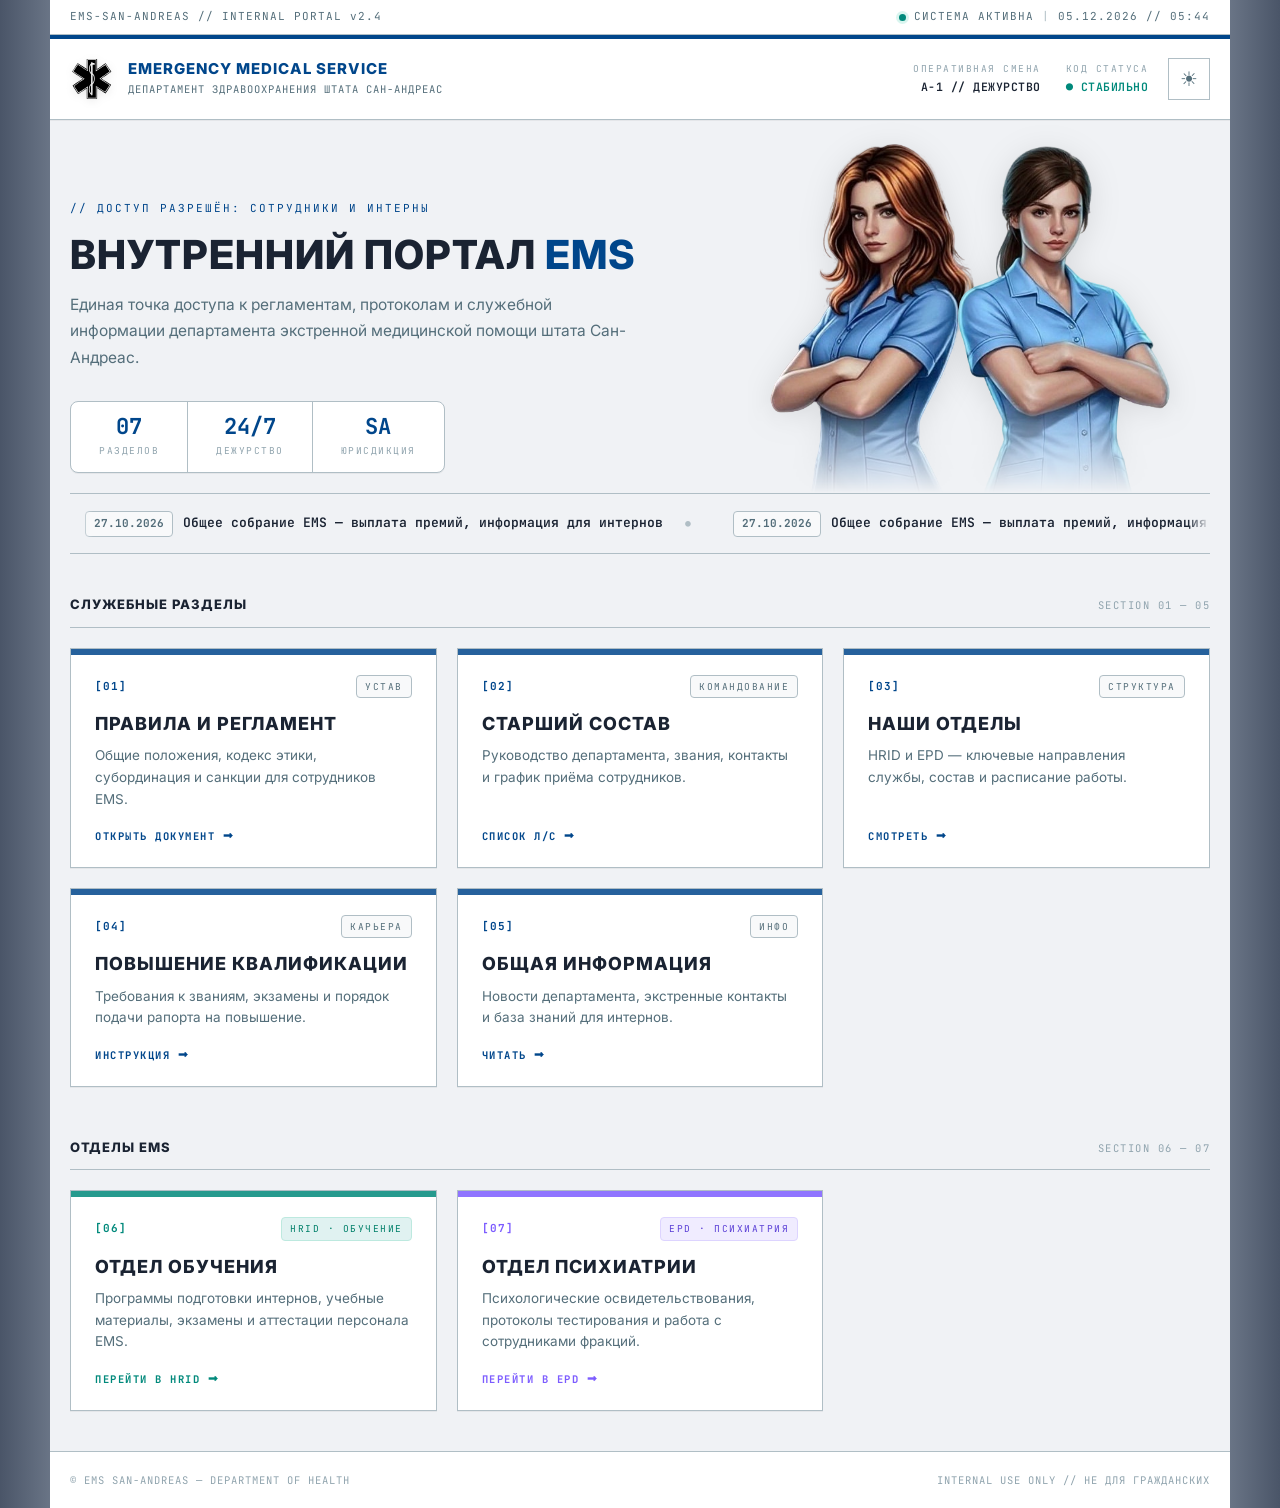
<file: index.html>
<!DOCTYPE html>
<html lang="ru">

<head>
  <meta charset="UTF-8">
  <meta name="viewport" content="width=device-width, initial-scale=1.0">
  <title>EMS | Internal Portal — San Andreas</title>
  <link rel="icon" type="image/svg+xml" href="assets/favicon.svg">
  <link rel="stylesheet" href="css/base.css">
  <link rel="stylesheet" href="css/portal.css">
  <link rel="stylesheet" href="css/themes.css">
  <style>
    html {
      transition: none;
    }
  </style>
  <script src="js/theme-init.js"></script>
</head>

<body class="theme-light">

  <!-- ===== TOP BAR ===== -->
  <div class="topbar">
    <div class="topbar-inner">
      <span class="topbar-left">EMS-SAN-ANDREAS // INTERNAL PORTAL v2.4</span>
      <span class="topbar-right">
        <span class="status-dot"></span> СИСТЕМА АКТИВНА
        <span class="topbar-divider">|</span>
        <span id="topbar-date">—</span>
      </span>
    </div>
  </div>

  <!-- ===== HEADER ===== -->
  <header class="ems-header">
    <div class="ems-header-inner">
      <a href="index.html" class="brand">
        <img src="assets/logo-star.svg" alt="EMS" class="ems-logo">
        <div class="ems-header-text">
          <span class="ems-title">EMERGENCY MEDICAL SERVICE</span>
          <span class="ems-subtitle">Департамент здравоохранения штата Сан-Андреас</span>
        </div>
      </a>

      <div class="header-meta">
        <div class="meta-item">
          <span class="meta-label">ОПЕРАТИВНАЯ СМЕНА</span>
          <span class="meta-value">A-1 // ДЕЖУРСТВО</span>
        </div>
        <div class="meta-item">
          <span class="meta-label">КОД СТАТУСА</span>
          <span class="meta-value green">● СТАБИЛЬНО</span>
        </div>
      </div>

      <button id="themeToggle" class="theme-toggle" title="Переключить тему" aria-label="Переключить тему">
        <span class="theme-icon-light">☀</span>
        <span class="theme-icon-dark">☾</span>
      </button>
    </div>
  </header>

  <main class="ems-content">
            <!-- ===== HERO ===== -->
    <section class="hero">
      
      <!-- Контейнер для всех персонажей -->
      <div class="hero-characters">
        <!-- ЛЕВЫЙ ПЕРСОНАЖ (Главврач - на будущее) -->
        <div class="character-slot character-left">
          <div class="char-image-wrapper">
            <img src="assets/GlavVrachEMS-no-bgCUT.png" alt="Главный врач (День)" class="char-img char-light">
            <img src="assets/GlavVrachNight-no-bgCUT.png" alt="Главный врач (Ночь)" class="char-img char-dark">
          </div>
        </div>
        
        <!-- ПРАВЫЙ ПЕРСОНАЖ (Зам главврача) -->
        <div class="character-slot character-right">
          <div class="char-image-wrapper">
            <img src="assets/SkailyEMS-no-bgCUT.png" alt="Зам главного врача (День)" class="char-img char-light">
            <img src="assets/SkilyNight-no-bgCUT.png" alt="Зам главного врача (Ночь)" class="char-img char-dark">
          </div>
        </div>
      </div>

      <!-- Твой существующий текст (БЕЗ ОБЕРТОК) -->
      <div class="hero-label">// ДОСТУП РАЗРЕШЁН: СОТРУДНИКИ И ИНТЕРНЫ</div>
      <h1>Внутренний портал <span class="accent">EMS</span></h1>
      <p class="hero-desc">
        Единая точка доступа к регламентам, протоколам и служебной информации
        департамента экстренной медицинской помощи штата Сан-Андреас.
      </p>
      
      <div class="hero-stats">
        <div class="stat"><span class="stat-num">07</span><span class="stat-lbl">РАЗДЕЛОВ</span></div>
        <div class="stat"><span class="stat-num">24/7</span><span class="stat-lbl">ДЕЖУРСТВО</span></div>
        <div class="stat"><span class="stat-num">SA</span><span class="stat-lbl">ЮРИСДИКЦИЯ</span></div>
      </div>
    </section>

    <!-- БЛОК 0: БЕГУЩАЯ СТРОКА НОВОСТЕЙ -->
    <section class="grid-section news-section">
      <div class="news-ticker-row">
        <div class="news-ticker-wrapper">
          <div class="news-ticker" id="newsTicker">
            <span class="ticker-title" style="padding: 0 20px;">Загрузка новостей...</span>
          </div>
        </div>
      </div>
    </section>

    <!-- БЛОК 1: СЛУЖЕБНЫЕ РАЗДЕЛЫ -->
    <section class="grid-section">
      <div class="section-head">
        <h2>СЛУЖЕБНЫЕ РАЗДЕЛЫ</h2>
        <span class="section-index">SECTION 01 — 05</span>
      </div>
      <div class="portal-grid">
        <a href="pages/rules.html" class="portal-card">
          <div class="card-top"><span class="card-code">[01]</span><span class="card-tag">УСТАВ</span></div>
          <h3 class="card-title">Правила и Регламент</h3>
          <p class="card-desc">Общие положения, кодекс этики, субординация и санкции для сотрудников EMS.</p>
          <span class="card-link">ОТКРЫТЬ ДОКУМЕНТ ⮕</span>
        </a>
        <a href="pages/high-command.html" class="portal-card">
          <div class="card-top"><span class="card-code">[02]</span><span class="card-tag">КОМАНДОВАНИЕ</span></div>
          <h3 class="card-title">Старший состав</h3>
          <p class="card-desc">Руководство департамента, звания, контакты и график приёма сотрудников.</p>
          <span class="card-link">СПИСОК Л/С ⮕</span>
        </a>
        <a href="pages/departments.html" class="portal-card">
          <div class="card-top"><span class="card-code">[03]</span><span class="card-tag">СТРУКТУРА</span></div>
          <h3 class="card-title">Наши отделы</h3>
          <p class="card-desc">HRID и EPD — ключевые направления службы, состав и расписание работы.</p>
          <span class="card-link">СМОТРЕТЬ ⮕</span>
        </a>
        <a href="pages/promotion.html" class="portal-card">
          <div class="card-top"><span class="card-code">[04]</span><span class="card-tag">КАРЬЕРА</span></div>
          <h3 class="card-title">Повышение квалификации</h3>
          <p class="card-desc">Требования к званиям, экзамены и порядок подачи рапорта на повышение.</p>
          <span class="card-link">ИНСТРУКЦИЯ ⮕</span>
        </a>
        <a href="pages/general-info.html" class="portal-card">
          <div class="card-top"><span class="card-code">[05]</span><span class="card-tag">ИНФО</span></div>
          <h3 class="card-title">Общая информация</h3>
          <p class="card-desc">Новости департамента, экстренные контакты и база знаний для интернов.</p>
          <span class="card-link">ЧИТАТЬ ⮕</span>
        </a>
      </div>
    </section>

    <!-- БЛОК 2: ОТДЕЛЫ EMS -->
    <section class="grid-section" style="margin-top: 50px;">
      <div class="section-head">
        <h2>ОТДЕЛЫ EMS</h2>
        <span class="section-index">SECTION 06 — 07</span>
      </div>
      <div class="portal-grid">
        <a href="#" class="portal-card card-training" data-dept="hrid">
          <div class="card-top"><span class="card-code">[06]</span><span class="card-tag">HRID · ОБУЧЕНИЕ</span></div>
          <h3 class="card-title">Отдел обучения</h3>
          <p class="card-desc">Программы подготовки интернов, учебные материалы, экзамены и аттестации персонала EMS.
          </p>
          <span class="card-link">ПЕРЕЙТИ В HRID ⮕</span>
        </a>
        <a href="#" class="portal-card card-psych" data-dept="epd">
          <div class="card-top"><span class="card-code">[07]</span><span class="card-tag">EPD · ПСИХИАТРИЯ</span></div>
          <h3 class="card-title">Отдел психиатрии</h3>
          <p class="card-desc">Психологические освидетельствования, протоколы тестирования и работа с сотрудниками
            фракций.</p>
          <span class="card-link">ПЕРЕЙТИ В EPD ⮕</span>
        </a>
      </div>
    </section>
  </main>

  <footer class="ems-footer">
    <div class="footer-inner">
      <span>© EMS SAN-ANDREAS — DEPARTMENT OF HEALTH</span>
      <span>INTERNAL USE ONLY // НЕ ДЛЯ ГРАЖДАНСКИХ</span>
    </div>
  </footer>

  <!-- ACCESS MODAL -->
  <div id="accessModal" class="modal-overlay" style="display: none;">
    <div class="modal-content">
      <h2 id="accessTitle">ЗАПРОС ДОСТУПА</h2>
      <p class="modal-subtitle" id="accessSubtitle">Введите код доступа для продолжения.</p>
      <label for="accessInput" class="modal-label">КОД ДОСТУПА</label>
      <input type="password" id="accessInput" class="modal-input" placeholder="••••••••" autocomplete="off">
      <div id="accessError" class="modal-error" style="display:none;">❌ Неверный код доступа</div>
      <div class="modal-actions">
        <button class="modal-btn-primary" id="accessConfirm">ПОДТВЕРДИТЬ</button>
        <button class="modal-btn-secondary" id="accessCancel">ОТМЕНА</button>
      </div>
    </div>
  </div>

  <!-- SCRIPTS -->
  <script src="js/news-data.js"></script>
  <script src="js/ticker.js"></script>
  <script src="js/access-modal.js"></script>
  <script src="js/theme.js"></script>
  <script>
    // Дата в топбаре
    (function () {
      const el = document.getElementById('topbar-date');
      if (el) {
        const d = new Date();
        const p = n => String(n).padStart(2, '0');
        el.textContent = `${p(d.getDate())}.${p(d.getMonth() + 1)}.${d.getFullYear()} // ${p(d.getHours())}:${p(d.getMinutes())}`;
      }
    })();
  </script>
</body>

</html>
</file>
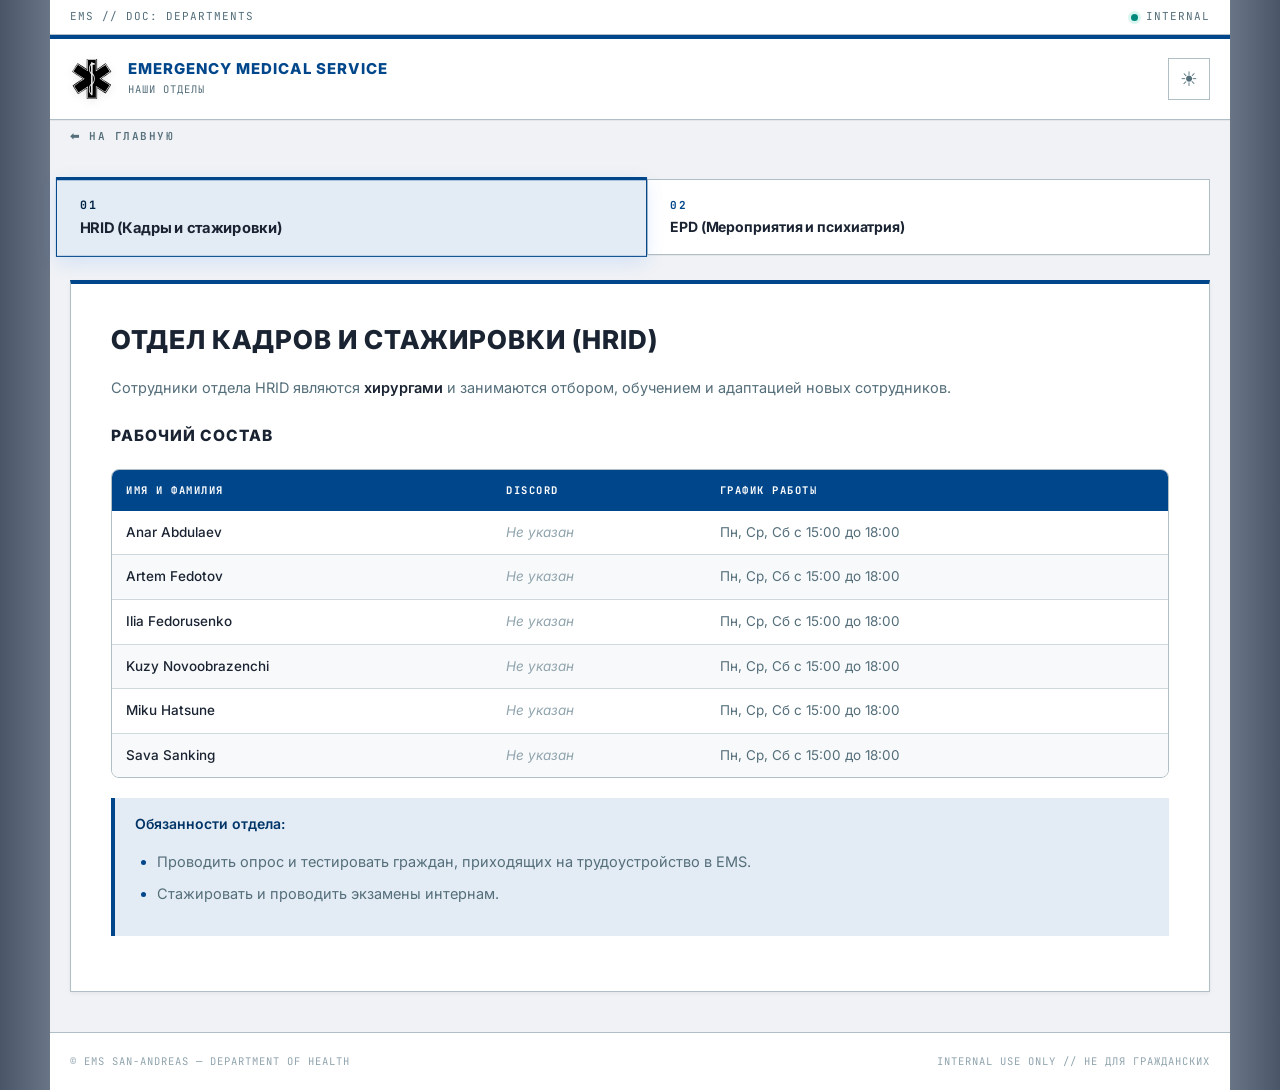
<file: pages/departments.html>
<!DOCTYPE html>
<html lang="ru">

<head>
  <meta charset="UTF-8">
  <meta name="viewport" content="width=device-width, initial-scale=1.0">
  <title>EMS | Наши отделы</title>
  <link rel="icon" type="image/svg+xml" href="../assets/favicon.svg">
  <link rel="stylesheet" href="../css/base.css">
  <link rel="stylesheet" href="../css/portal.css">
  <link rel="stylesheet" href="../css/themes.css">
  <style>
    html {
      transition: none;
    }
  </style>
  <script src="../js/theme-init.js"></script>
</head>

<body class="theme-light">

  <div class="topbar">
    <div class="topbar-inner">
      <span class="topbar-left">EMS // DOC: DEPARTMENTS</span>
      <span class="topbar-right"><span class="status-dot"></span> INTERNAL</span>
    </div>
  </div>

  <header class="ems-header">
    <div class="ems-header-inner">
      <a href="../index.html" class="brand">
        <img src="../assets/logo-star.svg" alt="EMS" class="ems-logo">
        <div class="ems-header-text">
          <span class="ems-title">EMERGENCY MEDICAL SERVICE</span>
          <span class="ems-subtitle">Наши отделы</span>
        </div>
      </a>
      <button id="themeToggle" class="theme-toggle" title="Переключить тему" aria-label="Переключить тему">
        <span class="theme-icon-light">☀</span>
        <span class="theme-icon-dark">☾</span>
      </button>
    </div>
  </header>

  <main class="ems-content">
    <a href="../index.html" class="back-link">⬅ НА ГЛАВНУЮ</a>

    <div class="doc-tabs" role="tablist" style="margin-bottom: 25px;">
      <button class="doc-tab active" data-tab="hrid" role="tab" onclick="switchDeptTab('hrid')">
        <span class="tab-code">01</span>
        <span class="tab-label">HRID (Кадры и стажировки)</span>
      </button>
      <button class="doc-tab" data-tab="epd" role="tab" onclick="switchDeptTab('epd')">
        <span class="tab-code">02</span>
        <span class="tab-label">EPD (Мероприятия и психиатрия)</span>
      </button>
    </div>

    <div class="page-content">
      <!-- HRID -->
      <div class="doc-pane active" id="pane-hrid">
        <h1>Отдел кадров и стажировки (HRID)</h1>
        <p>Сотрудники отдела HRID являются <strong>хирургами</strong> и занимаются отбором, обучением и адаптацией новых
          сотрудников.</p>
        <h3>Рабочий состав</h3>
        <div class="table-wrapper">
          <table>
            <thead>
              <tr>
                <th>Имя и Фамилия</th>
                <th>Discord</th>
                <th>График работы</th>
              </tr>
            </thead>
            <tbody>
              <tr>
                <td>Anar Abdulaev</td>
                <td><span style="color: var(--text-faint); font-style: italic;">Не указан</span></td>
                <td>Пн, Ср, Сб с 15:00 до 18:00</td>
              </tr>
              <tr>
                <td>Artem Fedotov</td>
                <td><span style="color: var(--text-faint); font-style: italic;">Не указан</span></td>
                <td>Пн, Ср, Сб с 15:00 до 18:00</td>
              </tr>
              <tr>
                <td>Ilia Fedorusenko</td>
                <td><span style="color: var(--text-faint); font-style: italic;">Не указан</span></td>
                <td>Пн, Ср, Сб с 15:00 до 18:00</td>
              </tr>
              <tr>
                <td>Kuzy Novoobrazenchi</td>
                <td><span style="color: var(--text-faint); font-style: italic;">Не указан</span></td>
                <td>Пн, Ср, Сб с 15:00 до 18:00</td>
              </tr>
              <tr>
                <td>Miku Hatsune</td>
                <td><span style="color: var(--text-faint); font-style: italic;">Не указан</span></td>
                <td>Пн, Ср, Сб с 15:00 до 18:00</td>
              </tr>
              <tr>
                <td>Sava Sanking</td>
                <td><span style="color: var(--text-faint); font-style: italic;">Не указан</span></td>
                <td>Пн, Ср, Сб с 15:00 до 18:00</td>
              </tr>
            </tbody>
          </table>
        </div>

        <div class="info-box" style="margin-top: 20px;">
          <strong>Обязанности отдела:</strong>
          <ul>
            <li>Проводить опрос и тестировать граждан, приходящих на трудоустройство в EMS.</li>
            <li>Стажировать и проводить экзамены интернам.</li>
          </ul>
        </div>
      </div>

      <!-- EPD -->
      <div class="doc-pane" id="pane-epd" style="display: none;">
        <h1>Отдел мероприятий и психиатрии (EPD)</h1>
        <p>Сотрудники отдела EPD являются <strong>психиатрами</strong> и отвечают за психологическую помощь,
          тестирование сотрудников других фракций и организацию мероприятий.</p>
        <h3>Рабочий состав</h3>
        <table>
          <thead>
            <tr>
              <th>Имя и Фамилия</th>
              <th>Discord</th>
              <th>График работы</th>
            </tr>
          </thead>
          <tbody>
            <tr>
              <td>Nikits Lancerov</td>
              <td><span style="color: var(--text-faint); font-style: italic;">Не указан</span></td>
              <td>Вт, Чт, Пт с 19:00 до 22:00.<br>Вс с 17:00 до 20:00</td>
            </tr>
            <tr>
              <td>Oleg Moon</td>
              <td><span style="color: var(--text-faint); font-style: italic;">Не указан</span></td>
              <td>Вт, Чт, Пт с 19:00 до 22:00.<br>Вс с 17:00 до 20:00</td>
            </tr>
            <tr>
              <td>Pomius Djoplin</td>
              <td><span style="color: var(--text-faint); font-style: italic;">Не указан</span></td>
              <td>Вт, Чт, Пт с 18:00 до 22:00.<br>Вс с 14:00 до 19:00</td>
            </tr>
            <tr>
              <td>Vladimir Dubrovsky</td>
              <td><span style="color: var(--text-faint); font-style: italic;">Не указан</span></td>
              <td>Вт, Чт, Пт с 16:00 до 22:00.<br>Вс с 12:00 до 17:00</td>
            </tr>
          </tbody>
        </table>
        <div class="info-box" style="margin-top: 20px;">
          <strong>Обязанности отдела:</strong>
          <ul>
            <li>Проводить психиатрическое тестирование фракций.</li>
            <li>Проводить мероприятия.</li>
          </ul>
        </div>
      </div>
    </div>
  </main>

  <footer class="ems-footer">
    <div class="footer-inner">
      <span>© EMS SAN-ANDREAS — DEPARTMENT OF HEALTH</span>
      <span>INTERNAL USE ONLY // НЕ ДЛЯ ГРАЖДАНСКИХ</span>
    </div>
  </footer>

  <div id="toast" class="toast">✅ Скопировано!</div>
  <script src="../js/copy-nick.js"></script>
  <script src="../js/dept-tabs.js"></script>
  <script src="../js/theme.js"></script>
</body>

</html>
</file>
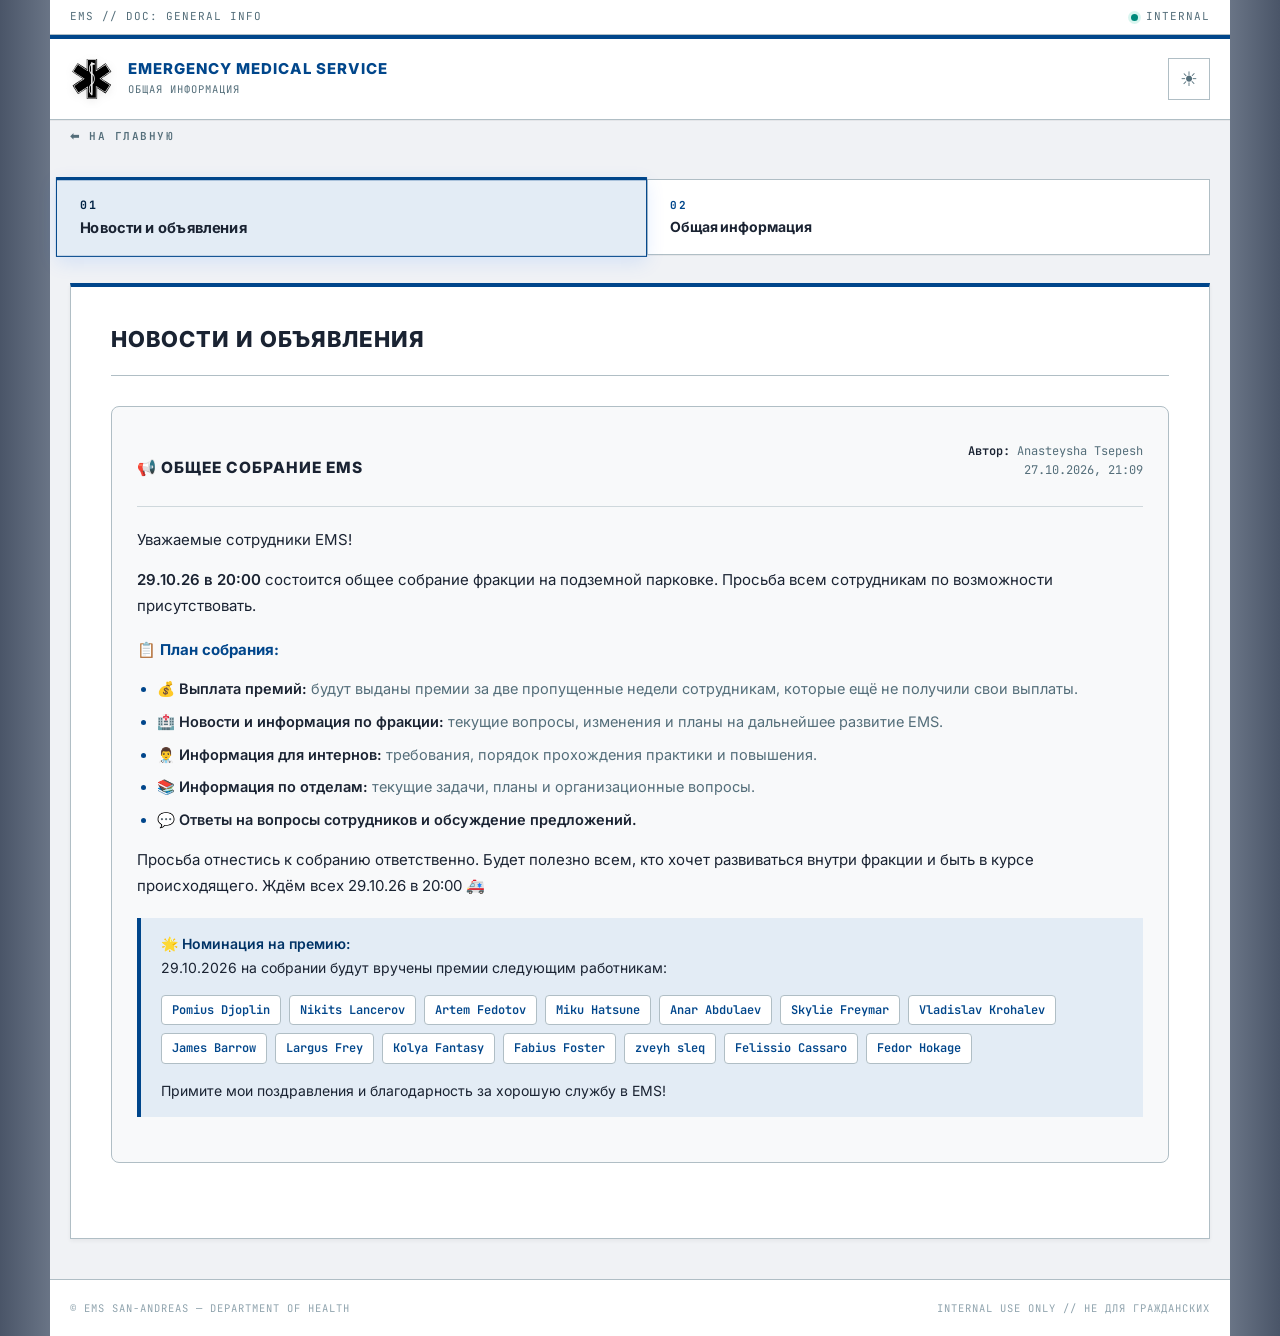
<file: pages/general-info.html>
<!DOCTYPE html>
<html lang="ru">

<head>
  <meta charset="UTF-8">
  <meta name="viewport" content="width=device-width, initial-scale=1.0">
  <title>EMS | Общая информация</title>
  <link rel="icon" type="image/svg+xml" href="../assets/favicon.svg">
  <link rel="stylesheet" href="../css/base.css">
  <link rel="stylesheet" href="../css/portal.css">
  <link rel="stylesheet" href="../css/themes.css">
  <style>
    html {
      transition: none;
    }

    /* Стили для картинок в разделе информации */
    .info-image {
      width: 100%;
      height: auto;
      border-radius: 8px;
      border: 1px solid var(--border);
      box-shadow: var(--shadow-md);
      margin-bottom: 20px;
      margin-top: 10px;
      display: block;
    }

    .image-caption {
      font-size: 13px;
      color: var(--text-dim);
      text-align: center;
      margin-top: -10px;
      margin-bottom: 25px;
      font-family: var(--mono);
    }
  </style>
  <script src="../js/theme-init.js"></script>
</head>

<body class="theme-light">

  <div class="topbar">
    <div class="topbar-inner">
      <span class="topbar-left">EMS // DOC: GENERAL INFO</span>
      <span class="topbar-right"><span class="status-dot"></span> INTERNAL</span>
    </div>
  </div>

  <header class="ems-header">
    <div class="ems-header-inner">
      <a href="../index.html" class="brand">
        <img src="../assets/logo-star.svg" alt="EMS" class="ems-logo">
        <div class="ems-header-text">
          <span class="ems-title">EMERGENCY MEDICAL SERVICE</span>
          <span class="ems-subtitle">Общая информация</span>
        </div>
      </a>
      <button id="themeToggle" class="theme-toggle" title="Переключить тему" aria-label="Переключить тему">
        <span class="theme-icon-light">☀</span>
        <span class="theme-icon-dark">☾</span>
      </button>
    </div>
  </header>

  <main class="ems-content">
    <a href="../index.html" class="back-link">⬅ НА ГЛАВНУЮ</a>

    <!-- ===== TABS ===== -->
    <div class="doc-tabs" role="tablist">
      <button class="doc-tab active" data-tab="news" role="tab">
        <span class="tab-code">01</span>
        <span class="tab-label">Новости и объявления</span>
      </button>
      <button class="doc-tab" data-tab="info" role="tab">
        <span class="tab-code">02</span>
        <span class="tab-label">Общая информация</span>
      </button>
    </div>

    <!-- ============================================================
         TAB 1: НОВОСТИ
         ============================================================ -->
    <div class="doc-pane active" id="pane-news">
      <div class="page-content">
        <h1>Новости и объявления</h1>

        <div id="news-feed-container" class="news-feed">
          <div class="empty-news">Загрузка новостей...</div>
        </div>
      </div>
    </div>

    <!-- ============================================================
         TAB 2: ОБЩАЯ ИНФОРМАЦИЯ
         ============================================================ -->
    <div class="doc-pane" id="pane-info" style="display: none;">
      <div class="page-content">
        <h1>Общая информация</h1>

        <h2>01 - О департаменте</h2>
        <p>Emergency Medical Service (EMS) - государственная структура, обеспечивающая медицинскую помощь гражданам
          штата, проведение освидетельствований и психологическую поддержку сотрудников других фракций.</p>

        <h2>02 - Обозначения формы</h2>
        <p>Сотрудники EMS делятся на основной и руководящий составы. Обратите внимание на отличия в форме:</p>

        <!-- ПЕРВАЯ КАРТИНКА (Форма) -->
        <img src="../assets/form.jpg" alt="Форма сотрудников EMS" class="info-image">
        <div class="image-caption">Основной состав (слева) и Руководящий состав (справа)</div>

        <h2>03 - Постановка сотрудников на парковке</h2>
        <p>Во время собраний сотрудники занимают строго определённые места на подземной парковке:</p>
        <ul>
          <li><strong>Старшие сотрудники</strong> встают вдоль жёлтых столбов.</li>
          <li><strong>Остальные сотрудники</strong> (парамедики, интерны и т.д.) встают вдоль стены, согласно
            изображению.</li>
        </ul>

        <!-- ВТОРАЯ КАРТИНКА (Парковка) -->
        <img src="../assets/parking.jpg" alt="Постановка сотрудников на парковке" class="info-image">
        <div class="image-caption">Схема расстановки на подземной парковке</div>
      </div>
    </div>

  </main>

  <footer class="ems-footer">
    <div class="footer-inner">
      <span>© EMS SAN-ANDREAS — DEPARTMENT OF HEALTH</span>
      <span>INTERNAL USE ONLY // НЕ ДЛЯ ГРАЖДАНСКИХ</span>
    </div>
  </footer>

  <!-- Подключаем базу новостей -->
  <script src="../js/news-data.js"></script>

  <!-- Скрипт генерации карточек новостей и переключения вкладок -->
  <script>
    // 1. Генерация новостей
    document.addEventListener('DOMContentLoaded', () => {
      const container = document.getElementById('news-feed-container');
      if (!container) return;

      container.innerHTML = '';

      if (!NEWS_DATA || NEWS_DATA.length === 0) {
        container.innerHTML = '<div class="empty-news">Пока нет новостей</div>';
        return;
      }

      const sortedNews = [...NEWS_DATA].reverse();

      sortedNews.forEach(news => {
        const post = document.createElement('div');
        post.className = 'news-post';
        post.id = news.id;
        post.innerHTML = `
          <div class="news-post-header">
            <h3 class="news-post-title">${news.title}</h3>
            <div class="news-post-meta">
              <strong>Автор:</strong> ${news.author}<br>
              ${news.date}, ${news.time}
            </div>
          </div>
          <div class="news-post-content">
            ${news.content}
          </div>
        `;
        container.appendChild(post);
      });
    });

    // 2. Переключение вкладок
    (function () {
      const tabs = document.querySelectorAll('.doc-tab');
      const panes = document.querySelectorAll('.doc-pane');

      const DEFAULT_TAB = 'news';
      const STORAGE_KEY = 'ems_general_active_tab';
      const VALID_TABS = ['news', 'info'];

      function activateTab(name) {
        if (!VALID_TABS.includes(name)) name = DEFAULT_TAB;
        tabs.forEach(t => t.classList.toggle('active', t.dataset.tab === name));
        panes.forEach(p => {
          const isActive = p.id === 'pane-' + name;
          p.style.display = isActive ? 'block' : 'none';
          p.classList.toggle('active', isActive);
        });
      }

      let savedTab = null;
      try { savedTab = localStorage.getItem(STORAGE_KEY); } catch (e) { savedTab = null; }

      const initialTab = (savedTab && VALID_TABS.includes(savedTab)) ? savedTab : DEFAULT_TAB;
      activateTab(initialTab);

      tabs.forEach(tab => {
        tab.addEventListener('click', () => {
          const name = tab.dataset.tab;
          activateTab(name);
          try { localStorage.setItem(STORAGE_KEY, name); } catch (e) { }
        });
      });
    })();
  </script>

  <script src="../js/theme.js"></script>
</body>

</html>
</file>
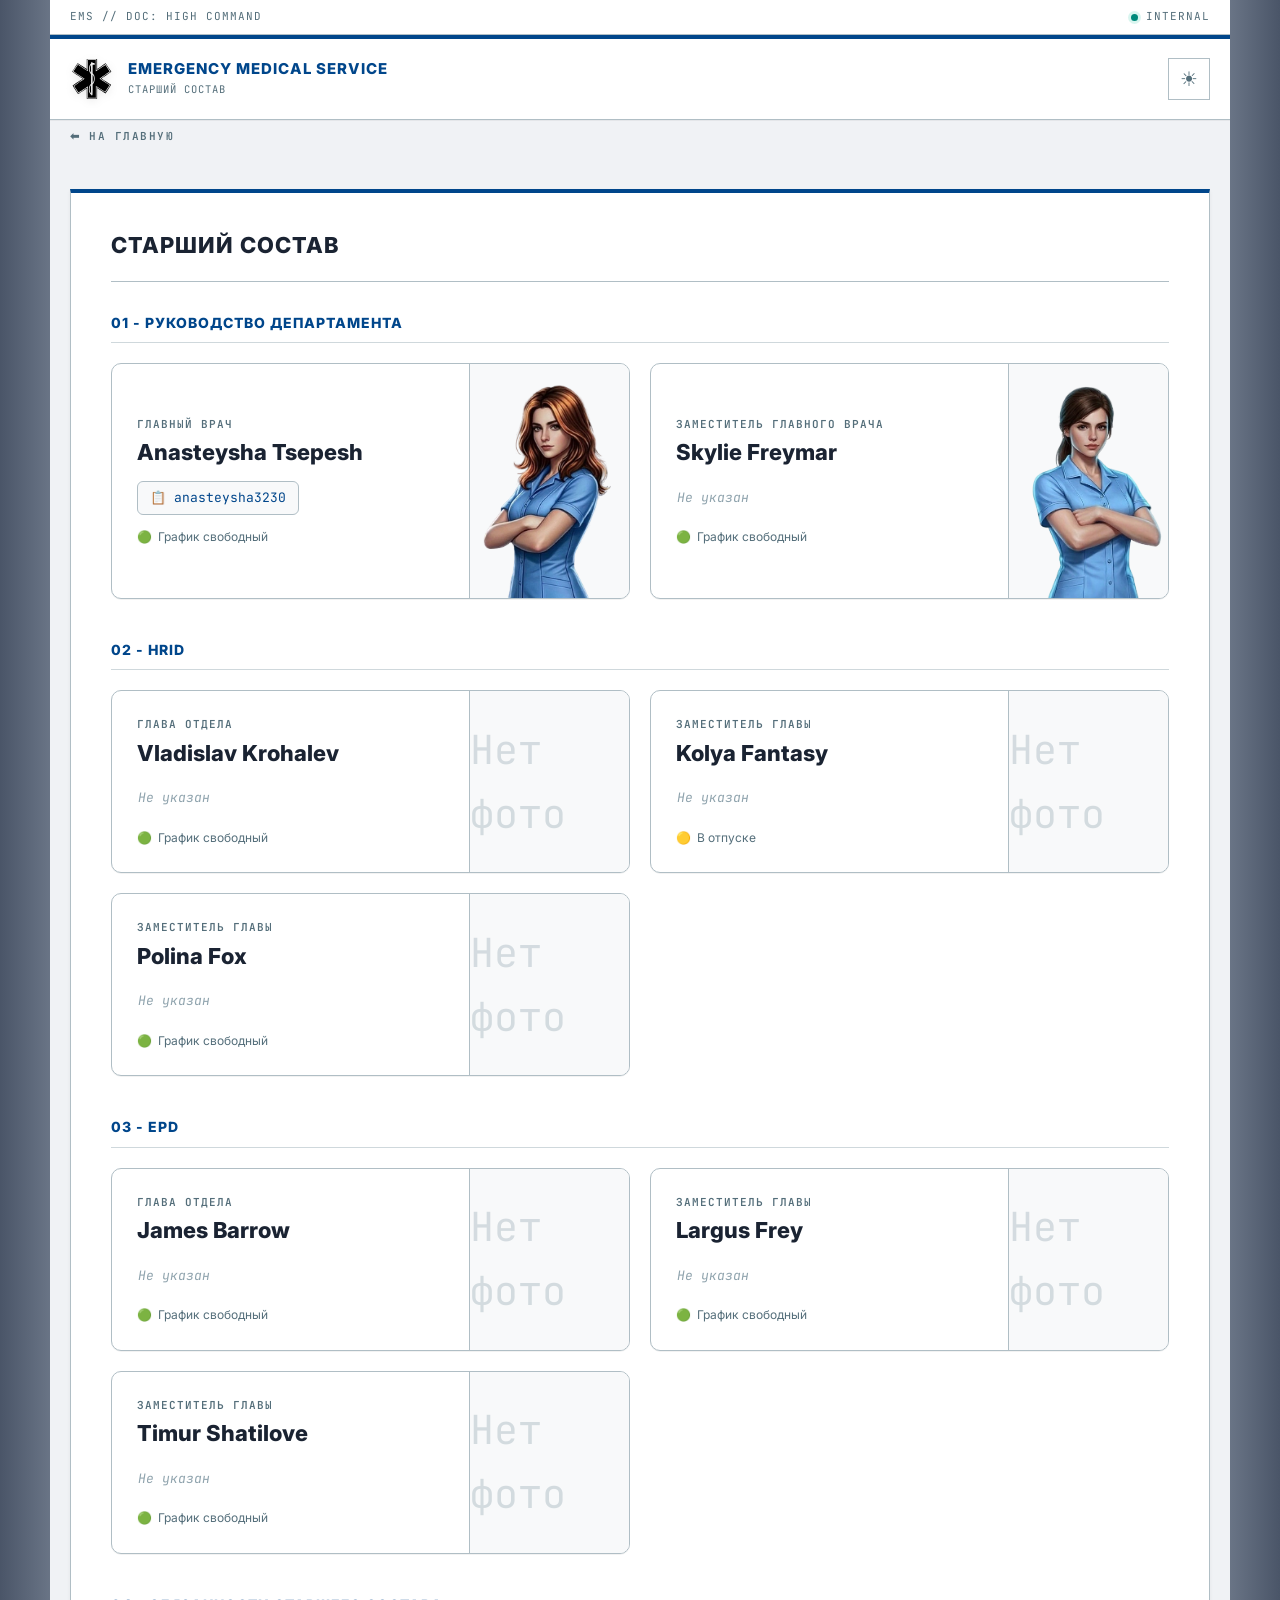
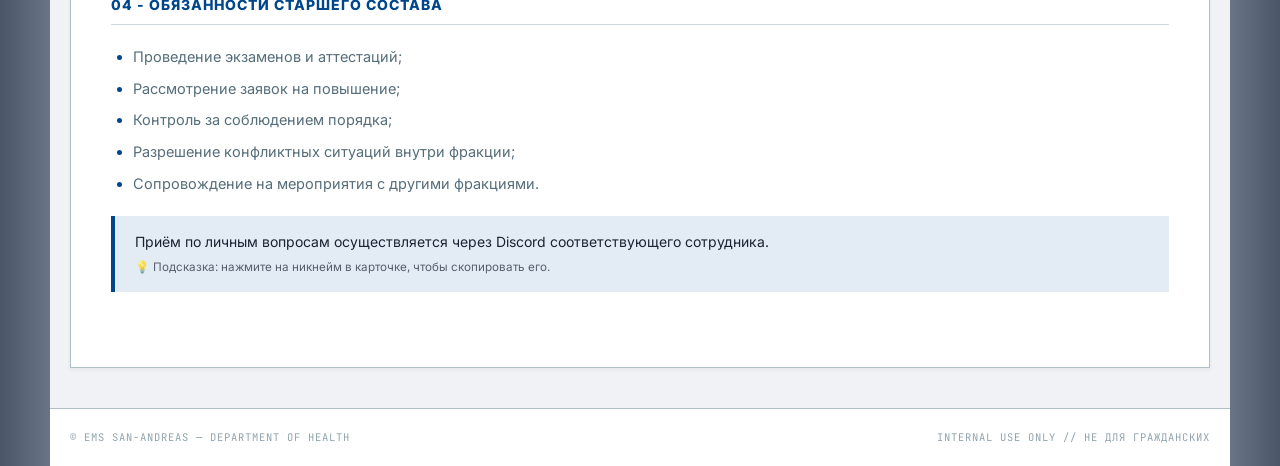
<file: pages/high-command.html>
<!DOCTYPE html>
<html lang="ru">

<head>
  <meta charset="UTF-8">
  <meta name="viewport" content="width=device-width, initial-scale=1.0">
  <title>EMS | Старший состав</title>
  <link rel="icon" type="image/svg+xml" href="../assets/favicon.svg">
  <link rel="stylesheet" href="../css/base.css">
  <link rel="stylesheet" href="../css/portal.css">
  <link rel="stylesheet" href="../css/themes.css">
  <link rel="stylesheet" href="../css/staff.css">
  <style>
    html { transition: none; }
  </style>
  <script src="../js/theme-init.js"></script>
</head>

<body class="theme-light">

  <div class="topbar">
    <div class="topbar-inner">
      <span class="topbar-left">EMS // DOC: HIGH COMMAND</span>
      <span class="topbar-right"><span class="status-dot"></span> INTERNAL</span>
    </div>
  </div>

  <header class="ems-header">
    <div class="ems-header-inner">
      <a href="../index.html" class="brand">
        <img src="../assets/logo-star.svg" alt="EMS" class="ems-logo">
        <div class="ems-header-text">
          <span class="ems-title">EMERGENCY MEDICAL SERVICE</span>
          <span class="ems-subtitle">Старший состав</span>
        </div>
      </a>
      <button id="themeToggle" class="theme-toggle" title="Переключить тему" aria-label="Переключить тему">
        <span class="theme-icon-light">☀</span>
        <span class="theme-icon-dark">☾</span>
      </button>
    </div>
  </header>

  <main class="ems-content">
    <a href="../index.html" class="back-link">⬅ НА ГЛАВНУЮ</a>
    <div class="page-content">
      <h1>Старший состав</h1>

      <!-- 01. РУКОВОДСТВО -->
      <div class="staff-section">
        <h2>01 - Руководство департамента</h2>
        <div class="staff-grid">

          <div class="staff-card">
            <div class="staff-info">
              <div class="staff-role">Главный врач</div>
              <div class="staff-name">Anasteysha Tsepesh</div>
              <div class="staff-discord copy-nick" data-nick="anasteysha3230">
                <span>📋</span> anasteysha3230
              </div>
              <div class="staff-schedule">
                <span>🟢</span> График свободный
              </div>
            </div>
            <div class="staff-photo">
              <div class="staff-photo-wrapper">
                <img src="../assets/GlavVrachEMS-no-bgCUT.png" alt="Anasteysha Tsepesh (День)" class="staff-img-light">
                <img src="../assets/GlavVrachNight-no-bgCUT.png" alt="Anasteysha Tsepesh (Ночь)" class="staff-img-dark">
              </div>
            </div>
          </div>

          <div class="staff-card">
            <div class="staff-info">
              <div class="staff-role">Заместитель главного врача</div>
              <div class="staff-name">Skylie Freymar</div>
              <div class="staff-discord no-discord">Не указан</div>
              <div class="staff-schedule">
                <span>🟢</span> График свободный
              </div>
            </div>
            <div class="staff-photo">
              <div class="staff-photo-wrapper">
                <img src="../assets/SkailyEMS-no-bgCUT.png" alt="Skylie Freymar (День)" class="staff-img-light">
                <img src="../assets/SkilyNight-no-bgCUT.png" alt="Skylie Freymar (Ночь)" class="staff-img-dark">
              </div>
            </div>
          </div>

        </div>
      </div>

      <!-- 02. HRID -->
      <div class="staff-section">
        <h2>02 - HRID</h2>
        <div class="staff-grid">

          <div class="staff-card">
            <div class="staff-info">
              <div class="staff-role">Глава отдела</div>
              <div class="staff-name">Vladislav Krohalev</div>
              <div class="staff-discord no-discord">Не указан</div>
              <div class="staff-schedule"><span>🟢</span> График свободный</div>
            </div>
            <div class="staff-photo">
              <div class="photo-placeholder">Нет фото</div>
            </div>
          </div>

          <div class="staff-card">
            <div class="staff-info">
              <div class="staff-role">Заместитель главы</div>
              <div class="staff-name">Kolya Fantasy</div>
              <div class="staff-discord no-discord">Не указан</div>
              <div class="staff-schedule"><span class="status-away">🟡</span> В отпуске</div>
            </div>
            <div class="staff-photo">
              <div class="photo-placeholder">Нет фото</div>
            </div>
          </div>

          <div class="staff-card">
            <div class="staff-info">
              <div class="staff-role">Заместитель главы</div>
              <div class="staff-name">Polina Fox</div>
              <div class="staff-discord no-discord">Не указан</div>
              <div class="staff-schedule"><span>🟢</span> График свободный</div>
            </div>
            <div class="staff-photo">
              <div class="photo-placeholder">Нет фото</div>
            </div>
          </div>

        </div>
      </div>

      <!-- 03. EPD -->
      <div class="staff-section">
        <h2>03 - EPD</h2>
        <div class="staff-grid">

          <div class="staff-card">
            <div class="staff-info">
              <div class="staff-role">Глава отдела</div>
              <div class="staff-name">James Barrow</div>
              <div class="staff-discord no-discord">Не указан</div>
              <div class="staff-schedule"><span>🟢</span> График свободный</div>
            </div>
            <div class="staff-photo">
              <div class="photo-placeholder">Нет фото</div>
            </div>
          </div>

          <div class="staff-card">
            <div class="staff-info">
              <div class="staff-role">Заместитель главы</div>
              <div class="staff-name">Largus Frey</div>
              <div class="staff-discord no-discord">Не указан</div>
              <div class="staff-schedule"><span>🟢</span> График свободный</div>
            </div>
            <div class="staff-photo">
              <div class="photo-placeholder">Нет фото</div>
            </div>
          </div>

          <div class="staff-card">
            <div class="staff-info">
              <div class="staff-role">Заместитель главы</div>
              <div class="staff-name">Timur Shatilove</div>
              <div class="staff-discord no-discord">Не указан</div>
              <div class="staff-schedule"><span>🟢</span> График свободный</div>
            </div>
            <div class="staff-photo">
              <div class="photo-placeholder">Нет фото</div>
            </div>
          </div>

        </div>
      </div>

      <!-- Обязанности -->
      <div class="staff-section">
        <h2>04 - Обязанности старшего состава</h2>
        <ul>
          <li>Проведение экзаменов и аттестаций;</li>
          <li>Рассмотрение заявок на повышение;</li>
          <li>Контроль за соблюдением порядка;</li>
          <li>Разрешение конфликтных ситуаций внутри фракции;</li>
          <li>Сопровождение на мероприятия с другими фракциями.</li>
        </ul>

        <div class="info-box">
          Приём по личным вопросам осуществляется через Discord соответствующего сотрудника. <br>
          <small style="opacity: 0.7;">💡 Подсказка: нажмите на никнейм в карточке, чтобы скопировать его.</small>
        </div>
      </div>

    </div>
  </main>

  <footer class="ems-footer">
    <div class="footer-inner">
      <span>© EMS SAN-ANDREAS — DEPARTMENT OF HEALTH</span>
      <span>INTERNAL USE ONLY // НЕ ДЛЯ ГРАЖДАНСКИХ</span>
    </div>
  </footer>

  <div id="toast" class="toast">✅ Никнейм скопирован!</div>
  <script src="../js/copy-nick.js"></script>
  <script src="../js/theme.js"></script>
</body>

</html>
</file>
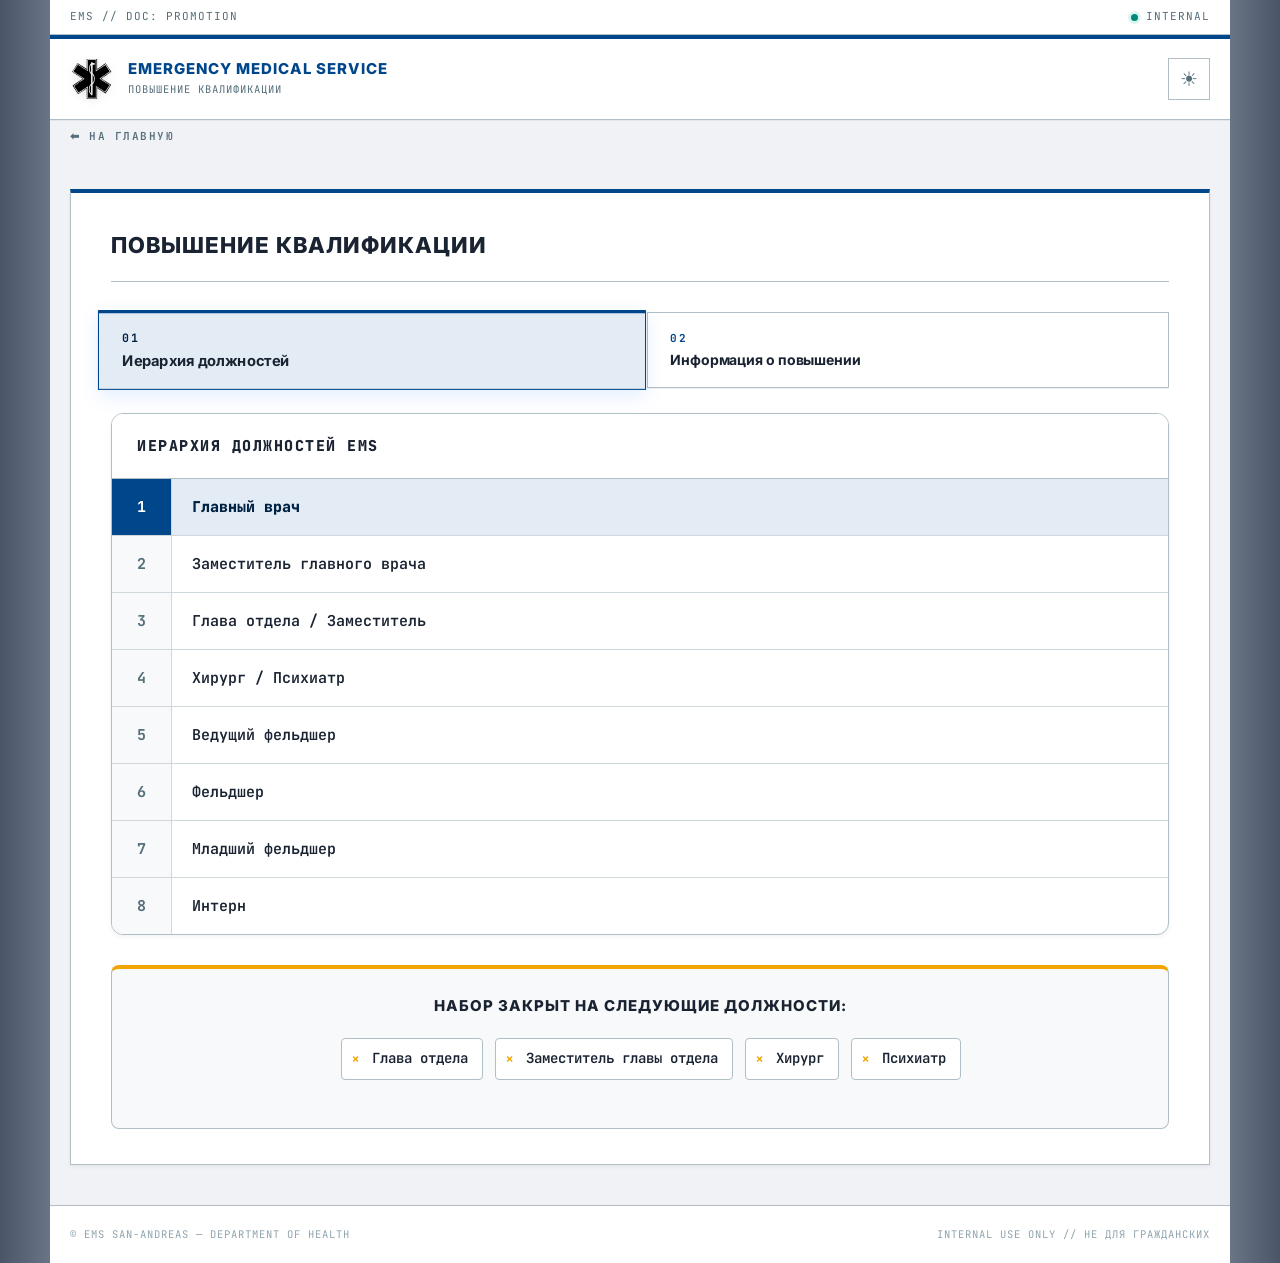
<file: pages/promotion.html>
<!DOCTYPE html>
<html lang="ru">

<head>
  <meta charset="UTF-8">
  <meta name="viewport" content="width=device-width, initial-scale=1.0">
  <title>EMS | Повышение квалификации</title>
  <link rel="icon" type="image/svg+xml" href="../assets/favicon.svg">
  <link rel="stylesheet" href="../css/base.css">
  <link rel="stylesheet" href="../css/portal.css">
  <link rel="stylesheet" href="../css/themes.css">
  <link rel="stylesheet" href="../css/promotion.css">

  <style>
    html {
      transition: none;
    }
  </style>
  <script src="../js/theme-init.js"></script>
</head>

<body class="theme-light">

  <div class="topbar">
    <div class="topbar-inner">
      <span class="topbar-left">EMS // DOC: PROMOTION</span>
      <span class="topbar-right"><span class="status-dot"></span> INTERNAL</span>
    </div>
  </div>

  <header class="ems-header">
    <div class="ems-header-inner">
      <a href="../index.html" class="brand">
        <img src="../assets/logo-star.svg" alt="EMS" class="ems-logo">
        <div class="ems-header-text">
          <span class="ems-title">EMERGENCY MEDICAL SERVICE</span>
          <span class="ems-subtitle">Повышение квалификации</span>
        </div>
      </a>
      <button id="themeToggle" class="theme-toggle" title="Переключить тему" aria-label="Переключить тему">
        <span class="theme-icon-light">☀</span>
        <span class="theme-icon-dark">☾</span>
      </button>
    </div>
  </header>

  <main class="ems-content">
    <a href="../index.html" class="back-link">⬅ НА ГЛАВНУЮ</a>

    <div class="page-content">
      <h1>Повышение квалификации</h1>

      <!-- Шаг 1: Выбор основного раздела -->
      <div class="doc-tabs" role="tablist" style="margin-bottom: 25px;" id="mainTabs">
        <button class="doc-tab active" data-tab="hierarchy" onclick="switchMainTab('hierarchy')">
          <span class="tab-code">01</span>
          <span class="tab-label">Иерархия должностей</span>
        </button>
        <button class="doc-tab" data-tab="promotion" onclick="switchMainTab('promotion')">
          <span class="tab-code">02</span>
          <span class="tab-label">Информация о повышении</span>
        </button>
      </div>

      <!-- Шаг 2: Контент (Иерархия) -->
      <div id="pane-hierarchy" class="doc-pane active">

        <div class="hierarchy-card">
          <div class="hierarchy-header">Иерархия должностей EMS</div>

          <div class="hierarchy-grid">
            <div class="hierarchy-row top-rank">
              <div class="hierarchy-col-rank">1</div>
              <div class="hierarchy-col-name">Главный врач</div>
            </div>
            <div class="hierarchy-row">
              <div class="hierarchy-col-rank">2</div>
              <div class="hierarchy-col-name">Заместитель главного врача</div>
            </div>
            <div class="hierarchy-row">
              <div class="hierarchy-col-rank">3</div>
              <div class="hierarchy-col-name">Глава отдела / Заместитель</div>
            </div>
            <div class="hierarchy-row">
              <div class="hierarchy-col-rank">4</div>
              <div class="hierarchy-col-name">Хирург / Психиатр</div>
            </div>
            <div class="hierarchy-row">
              <div class="hierarchy-col-rank">5</div>
              <div class="hierarchy-col-name">Ведущий фельдшер</div>
            </div>
            <div class="hierarchy-row">
              <div class="hierarchy-col-rank">6</div>
              <div class="hierarchy-col-name">Фельдшер</div>
            </div>
            <div class="hierarchy-row">
              <div class="hierarchy-col-rank">7</div>
              <div class="hierarchy-col-name">Младший фельдшер</div>
            </div>
            <div class="hierarchy-row">
              <div class="hierarchy-col-rank">8</div>
              <div class="hierarchy-col-name">Интерн</div>
            </div>
          </div>
        </div>

        <div class="no-recruit-box">
          <h3>Набор закрыт на следующие должности:</h3>
          <ul class="no-recruit-list">
            <li>Глава отдела</li>
            <li>Заместитель главы отдела</li>
            <li>Хирург</li>
            <li>Психиатр</li>
          </ul>
        </div>
      </div> <!-- ЗАКРЫВАЮЩИЙ ТЕГ ДЛЯ pane-hierarchy -->

      <!-- Шаг 2: Контент (Повышения) -->
      <div id="pane-promotion" class="doc-pane" style="display: none;">
        <p id="promoInstruction" style="margin-bottom: 15px; color: var(--text-dim);">Выберите текущую должность, чтобы
          узнать, как получить повышение:</p>

        <div class="promo-selector" id="promoList">
          <!-- Сюда JS вставит плитки -->
        </div>

        <!-- Блок с деталями (скрыт по умолчанию) -->
        <div id="promoDetails" class="promo-details-box">
          <button class="back-to-selection-btn" onclick="backToSelection()">⬅ Вернуться к выбору</button>
          <h3 id="promoDetailTitle" class="promo-detail-title"></h3>
          <div id="promoDetailContent"></div>
        </div>
      </div>

    </div>
  </main>

  <footer class="ems-footer">
    <div class="footer-inner">
      <span>© EMS SAN-ANDREAS — DEPARTMENT OF HEALTH</span>
      <span>INTERNAL USE ONLY // НЕ ДЛЯ ГРАЖДАНСКИХ</span>
    </div>
  </footer>

  <div id="toast" class="toast">✅ Скопировано!</div>

  <script src="../js/promotions-data.js"></script>
  <script src="../js/theme.js"></script>

  <script>
    // 1. Рендер списка плиток (БЕЗ ИКОНОК)
    document.addEventListener('DOMContentLoaded', () => {
      const container = document.getElementById('promoList');
      if (!container) return;

      PROMOTIONS.forEach(promo => {
        const btn = document.createElement('button');
        btn.className = 'promo-select-btn';
        btn.dataset.id = promo.id;
        btn.innerHTML = `
          <div class="promo-title">${promo.title}</div>
          <div class="promo-desc">${promo.subtitle || 'Нажмите, чтобы узнать подробности'}</div>
        `;
        btn.onclick = () => showPromotion(promo.id);
        container.appendChild(btn);
      });
    });

    // 2. Показ деталей повышения
    function showPromotion(id) {
      const promo = PROMOTIONS.find(p => p.id === id);
      if (!promo) return;

      document.getElementById('promoList').classList.add('hidden');
      document.getElementById('promoInstruction').style.display = 'none';

      const details = document.getElementById('promoDetails');
      const title = document.getElementById('promoDetailTitle');
      const content = document.getElementById('promoDetailContent');

      title.innerHTML = promo.title;
      if (promo.subtitle) {
        title.innerHTML += `<div class="promo-detail-subtitle">${promo.subtitle}</div>`;
      }

      content.innerHTML = promo.content;

      details.classList.add('active');
      window.scrollTo({ top: 0, behavior: 'smooth' });
    }

    // 3. Возврат к выбору
    function backToSelection() {
      document.getElementById('promoDetails').classList.remove('active');
      document.getElementById('promoList').classList.remove('hidden');
      document.getElementById('promoInstruction').style.display = 'block';
    }

    // 4. Переключение главных вкладок
    function switchMainTab(tabName) {
      document.querySelectorAll('#mainTabs .doc-tab').forEach(t => {
        t.classList.toggle('active', t.dataset.tab === tabName);
      });

      document.getElementById('pane-hierarchy').style.display = tabName === 'hierarchy' ? 'block' : 'none';
      document.getElementById('pane-promotion').style.display = tabName === 'promotion' ? 'block' : 'none';

      if (tabName === 'hierarchy') {
        backToSelection();
      }
    }

    // 5. Копирование шаблонов
    function copyTemplate(elementId) {
      const template = document.getElementById(elementId);
      if (!template) return;

      const textToCopy = template.innerText;
      navigator.clipboard.writeText(textToCopy).then(() => {
        showToast('✅ Скопировано!');
      }).catch(() => {
        const ta = document.createElement('textarea');
        ta.value = textToCopy;
        document.body.appendChild(ta);
        ta.select();
        document.execCommand('copy');
        document.body.removeChild(ta);
        showToast('✅ Скопировано!');
      });
    }

    function showToast(message) {
      const toast = document.getElementById('toast');
      toast.textContent = message;
      toast.classList.add('show');
      setTimeout(() => toast.classList.remove('show'), 2000);
    }
  </script>

</body>

</html>
</file>
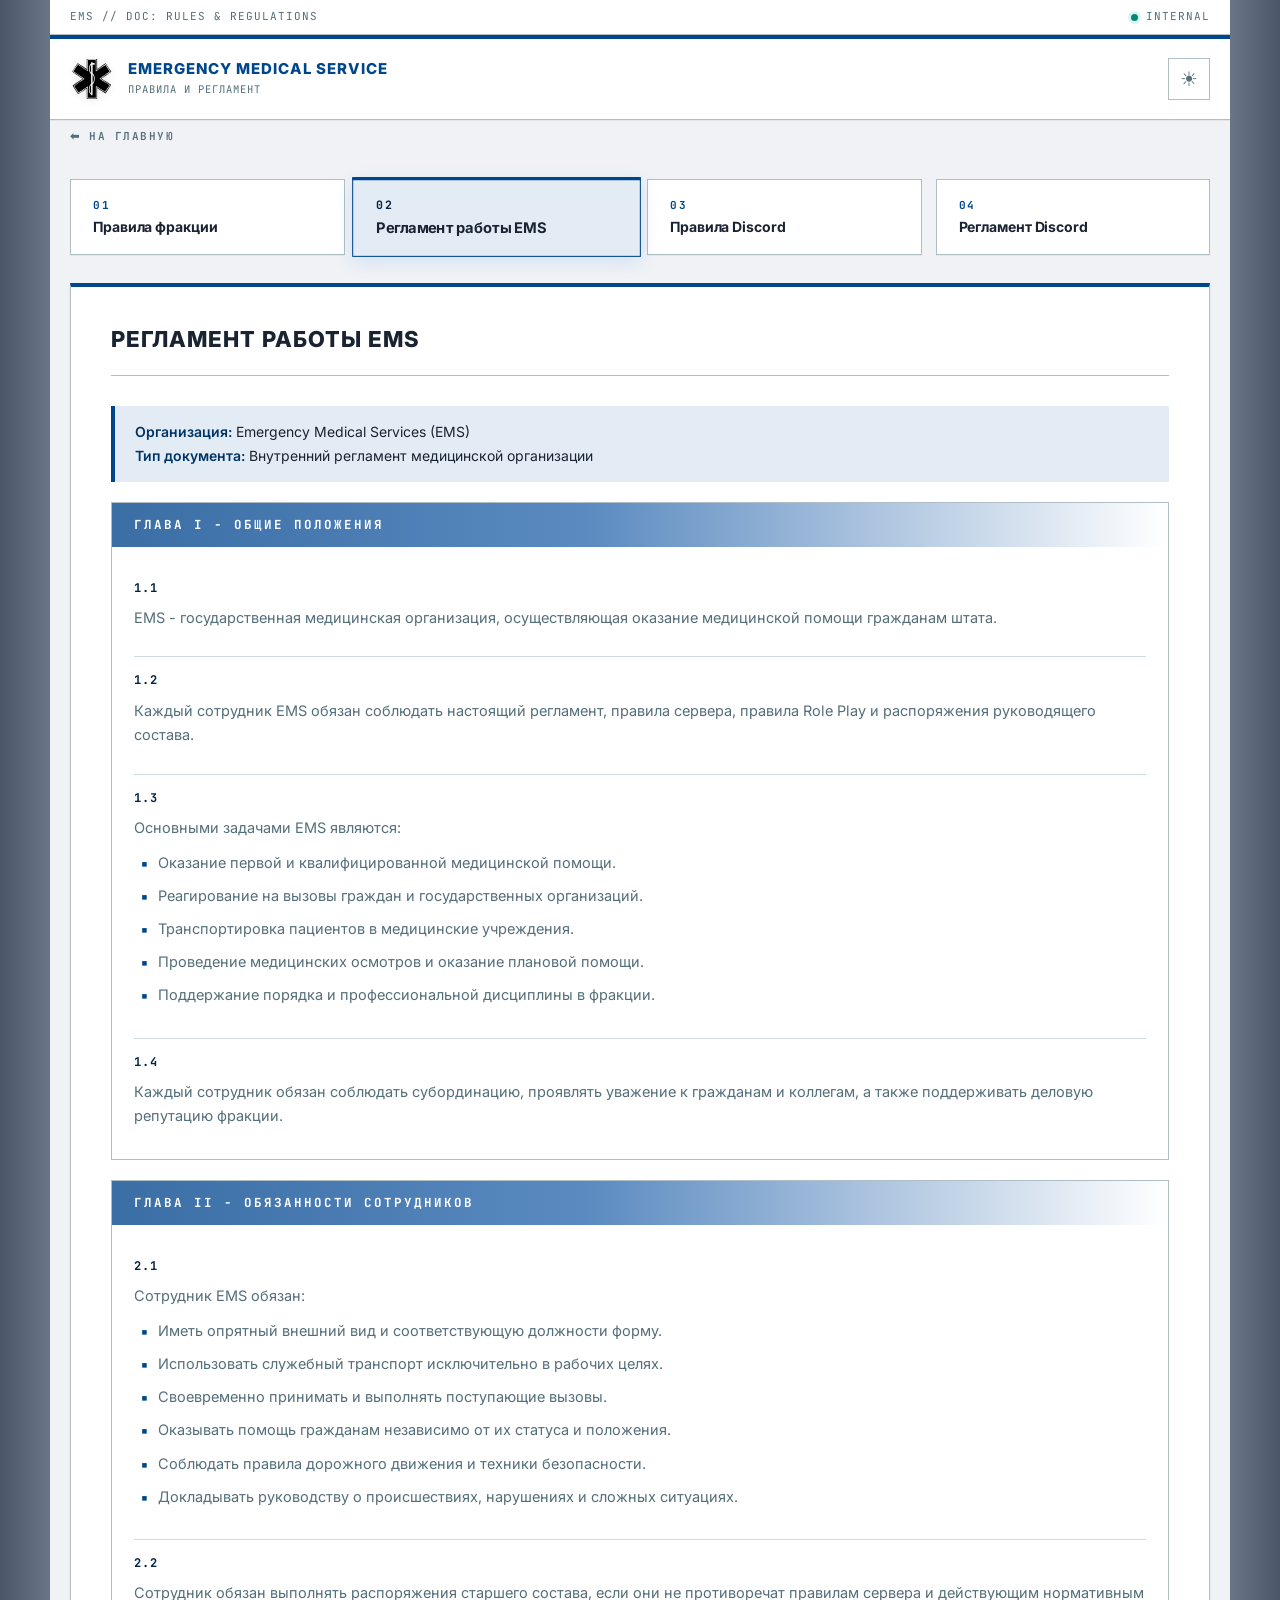
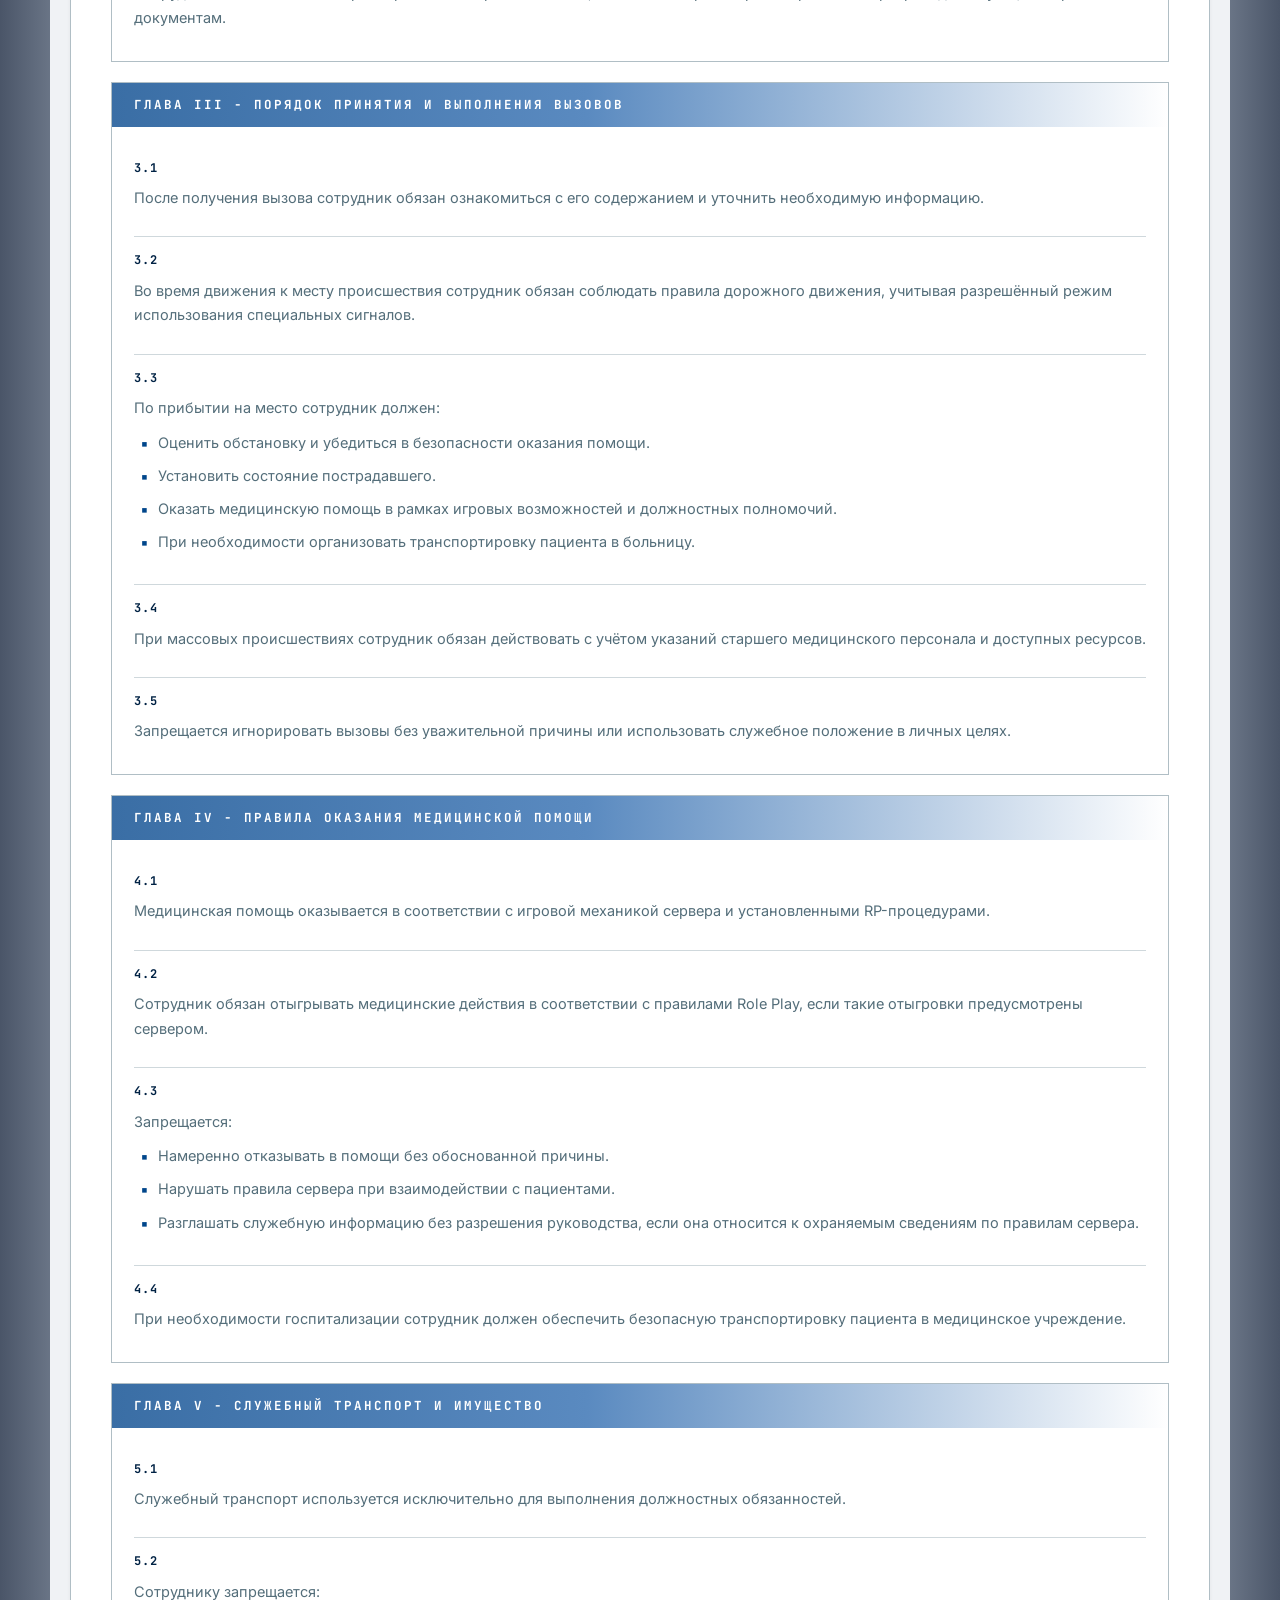
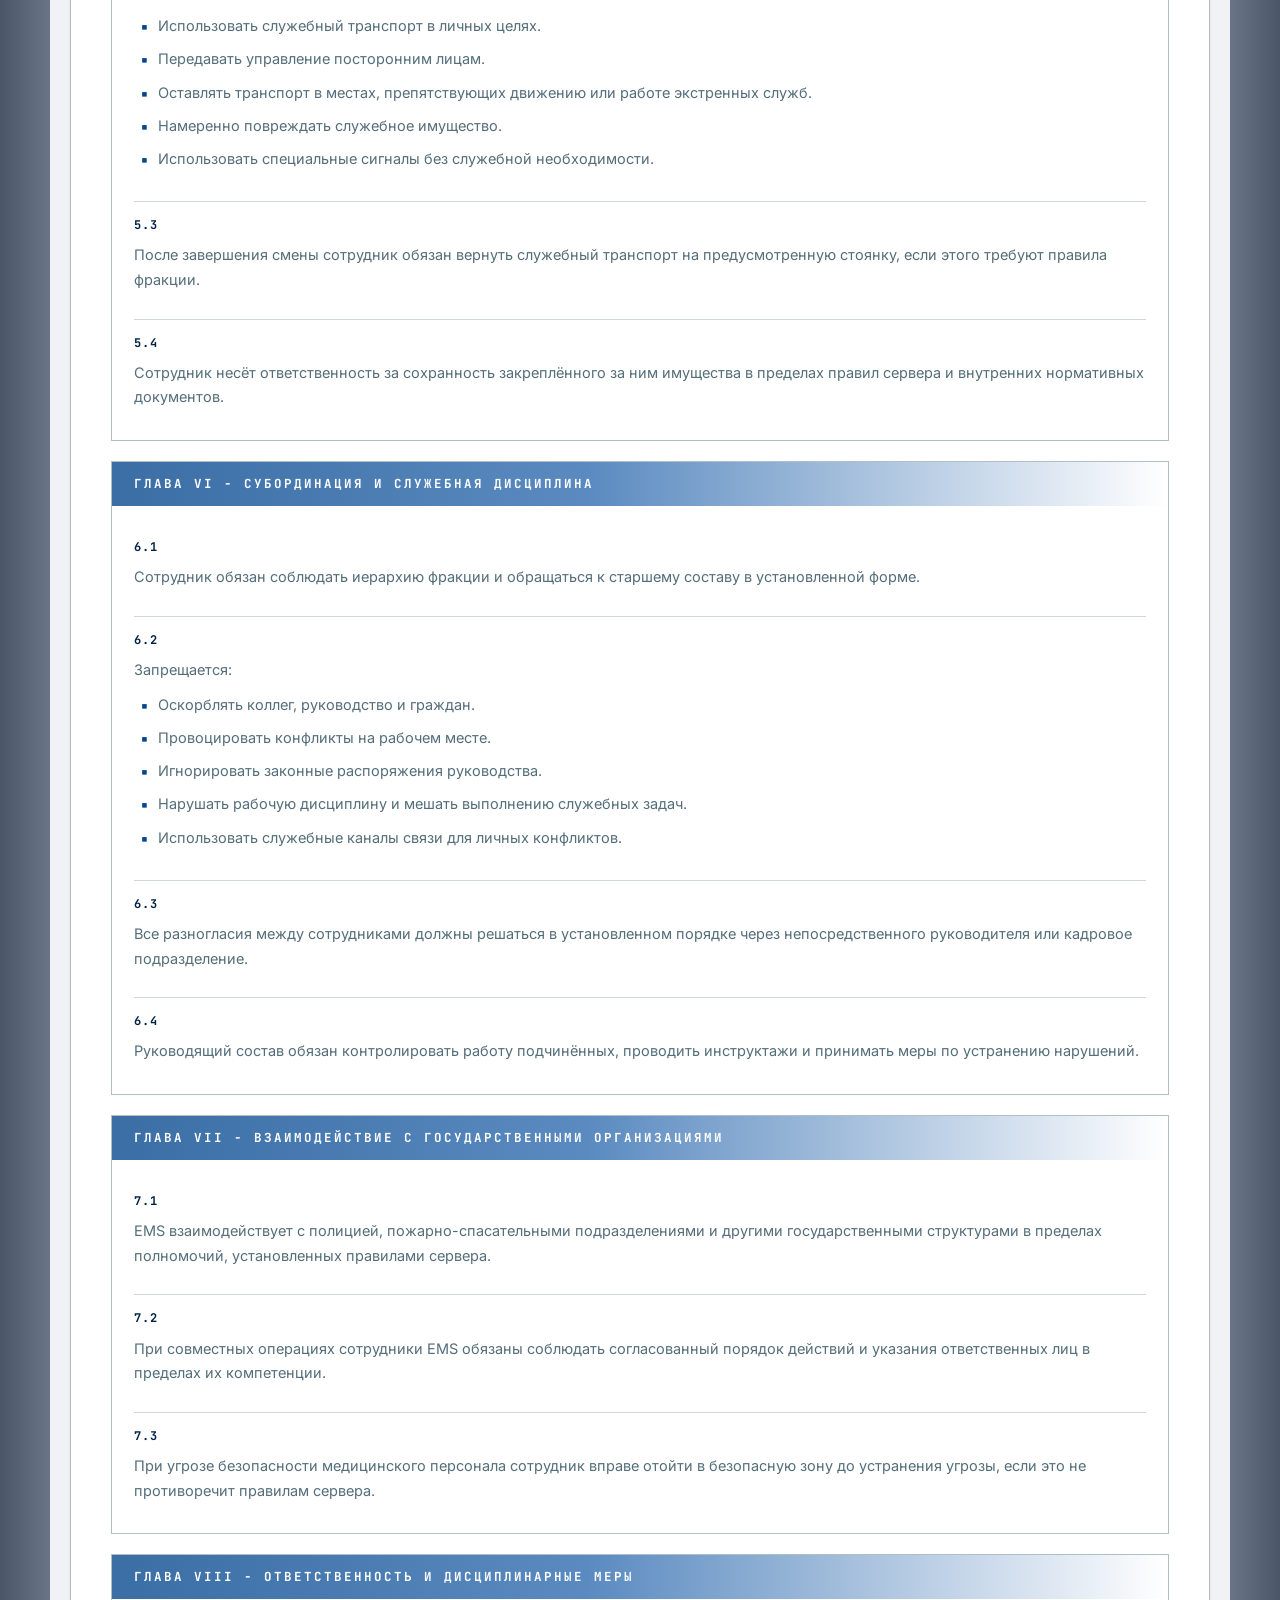
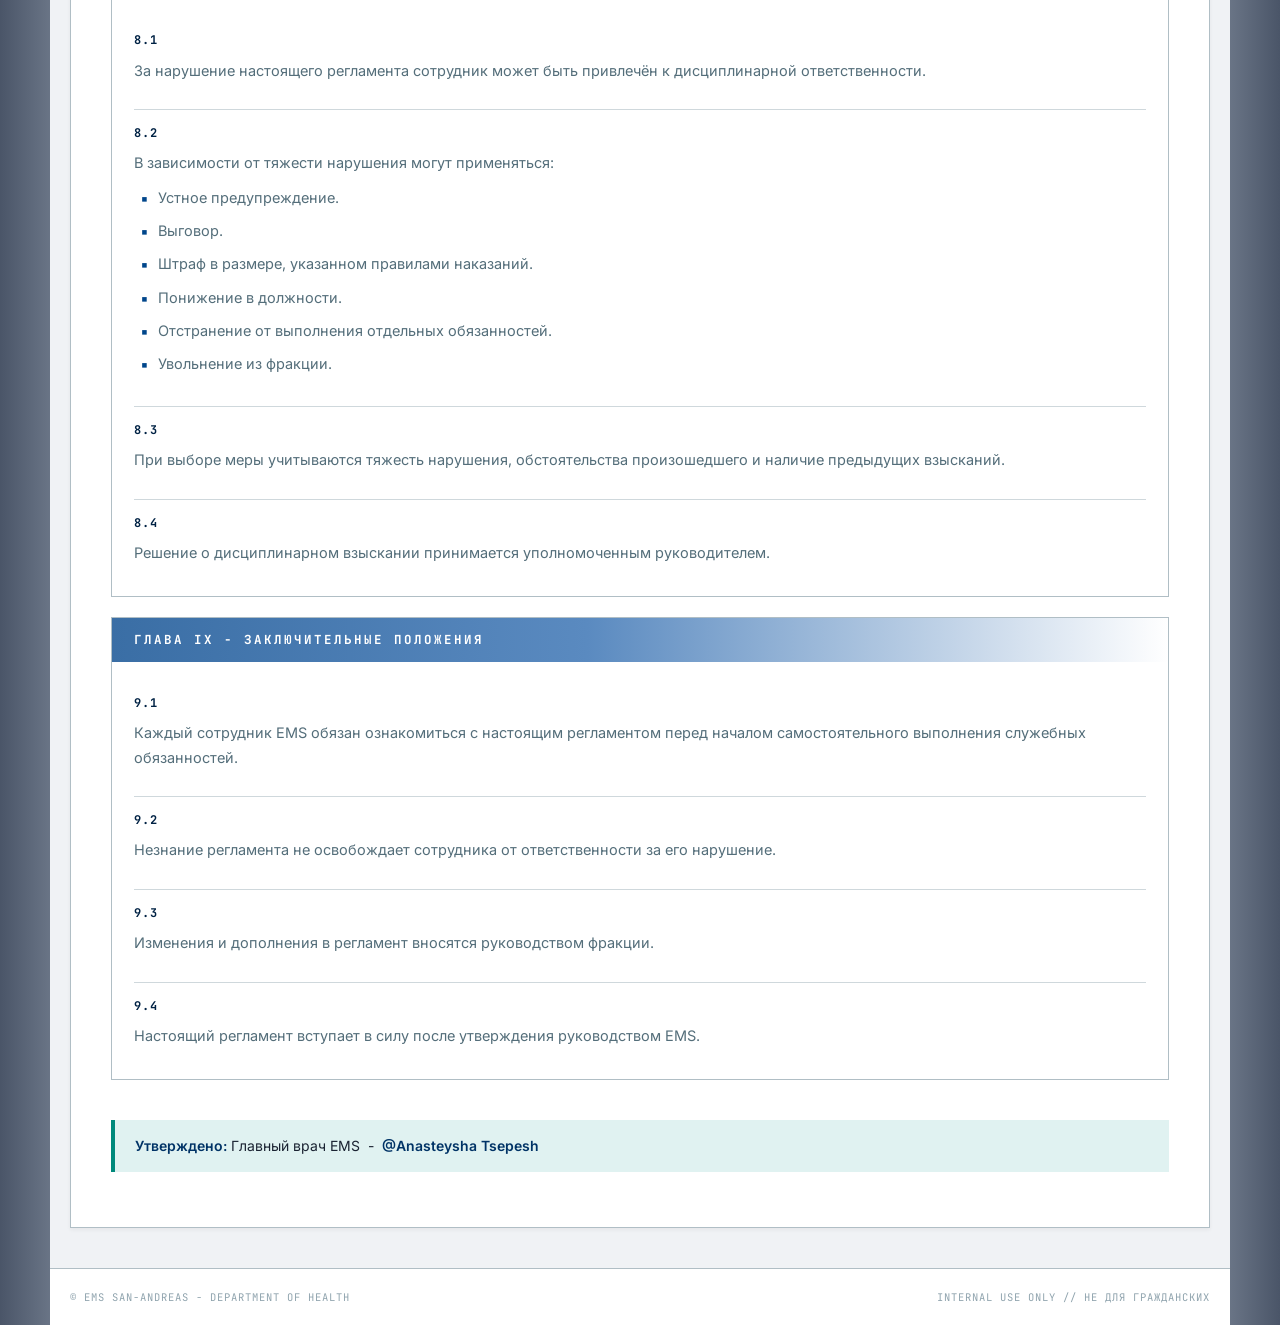
<file: pages/rules.html>
<!DOCTYPE html>
<html lang="ru">
<head>
  <meta charset="UTF-8">
  <meta name="viewport" content="width=device-width, initial-scale=1.0">
  <title>EMS | Правила и Регламент</title>
  <link rel="icon" type="image/svg+xml" href="../assets/favicon.svg">
  <link rel="stylesheet" href="../css/base.css">
  <link rel="stylesheet" href="../css/portal.css">
  <link rel="stylesheet" href="../css/themes.css">
  <style>
    html { transition: none; }
  </style>
  <script src="../js/theme-init.js"></script>
</head>
<body class="theme-light">

  <!-- ===== TOPBAR ===== -->
  <div class="topbar">
    <div class="topbar-inner">
      <span class="topbar-left">EMS // DOC: RULES & REGULATIONS</span>
      <span class="topbar-right"><span class="status-dot"></span> INTERNAL</span>
    </div>
  </div>

  <!-- ===== HEADER ===== -->
  <header class="ems-header">
    <div class="ems-header-inner">
      <a href="../index.html" class="brand">
        <img src="../assets/logo-star.svg" alt="EMS" class="ems-logo">
        <div class="ems-header-text">
          <span class="ems-title">EMERGENCY MEDICAL SERVICE</span>
          <span class="ems-subtitle">Правила и Регламент</span>
        </div>
      </a>

      <button id="themeToggle" class="theme-toggle" title="Переключить тему" aria-label="Переключить тему">
        <span class="theme-icon-light">☀</span>
        <span class="theme-icon-dark">☾</span>
      </button>
    </div>
  </header>

  <main class="ems-content">
    <a href="../index.html" class="back-link">⬅ НА ГЛАВНУЮ</a>

    <!-- ===== TABS ===== -->
    <div class="doc-tabs" role="tablist">
      <button class="doc-tab" data-tab="faction" role="tab">
        <span class="tab-code">01</span>
        <span class="tab-label">Правила фракции</span>
      </button>
      <button class="doc-tab active" data-tab="regulation" role="tab">
        <span class="tab-code">02</span>
        <span class="tab-label">Регламент работы EMS</span>
      </button>
      
      <!-- ПОМЕНЯЛИ МЕСТАМИ: Правила Discord теперь 3-и -->
      <button class="doc-tab" data-tab="discord-rules" role="tab">
        <span class="tab-code">03</span>
        <span class="tab-label">Правила Discord</span>
      </button>
      
      <!-- ПОМЕНЯЛИ МЕСТАМИ: Регламент Discord теперь 4-й -->
      <button class="doc-tab" data-tab="discord" role="tab">
        <span class="tab-code">04</span>
        <span class="tab-label">Регламент Discord</span>
      </button>
    </div>

    <!-- ============================================================
         TAB 1: ПРАВИЛА ФРАКЦИИ
         ============================================================ -->
    <div class="doc-pane" id="pane-faction" style="display:none;">
      <div class="page-content">
        <h1>Правила фракции EMS и система наказаний</h1>

        <div class="info-box">
          Для поддержания дисциплины, порядка и высокого уровня RP каждый сотрудник EMS обязан соблюдать
          установленные правила фракции. За нарушения предусмотрены дисциплинарные взыскания в зависимости
          от тяжести проступка и количества повторных нарушений.
        </div>

        <div class="warning-box">
          <strong>Важно</strong>
          Правила и система наказаний могут редактироваться, дополняться и обновляться по мере развития фракции.
        </div>

        <!-- БЛОК 1 -->
        <div class="doc-block">
          <div class="block-header">01 - Транспорт</div>

          <div class="block-item">
            <div class="item-title">1.1. Адекватное вождение</div>
            <p class="item-text">Запрещено ездить по встречной полосе без веской RP-причины.</p>
            <p class="item-text">Запрещено передвигаться на транспорте по горам и местности, не предназначенной для данного вида транспорта.</p>
            <p class="item-text">Сотрудник обязан соблюдать правила дорожного движения и адекватно управлять служебным транспортом.</p>
            <div class="penalty-title">Наказания</div>
            <ul class="penalty-list">
              <li>1-е нарушение - устное предупреждение.</li>
              <li>2-е нарушение - устное предупреждение.</li>
              <li>3-е нарушение - понижение в должности.</li>
              <li>4-е нарушение - увольнение из фракции.</li>
            </ul>
          </div>

          <div class="block-item">
            <div class="item-title">1.2. Выключение двигателя</div>
            <p class="item-text">Перед выходом из транспортного средства необходимо заглушить двигатель.</p>
            <div class="penalty-title">Наказания</div>
            <ul class="penalty-list">
              <li>1-е нарушение - устное предупреждение.</li>
              <li>2-е нарушение - устное предупреждение.</li>
              <li>3-е нарушение - понижение в должности.</li>
              <li>4-е нарушение - увольнение из фракции.</li>
            </ul>
          </div>

          <div class="block-item">
            <div class="item-title">1.3. Закрытые двери транспорта</div>
            <p class="item-text">При использовании служебного транспорта необходимо следить, чтобы двери автомобиля были закрыты.</p>
            <div class="penalty-title">Наказания</div>
            <ul class="penalty-list">
              <li>1-е нарушение - устное предупреждение.</li>
              <li>2-е нарушение - устное предупреждение.</li>
              <li>3-е нарушение - понижение в должности.</li>
              <li>4-е нарушение - увольнение из фракции.</li>
            </ul>
          </div>

          <div class="block-item">
            <div class="item-title">1.4. Угон транспорта коллег</div>
            <p class="item-text">Категорически запрещается забирать транспорт своего коллеги без его разрешения.</p>
            <div class="penalty-title">Наказания</div>
            <ul class="penalty-list">
              <li>1-е нарушение - устное предупреждение.</li>
              <li>2-е нарушение - понижение в должности.</li>
              <li>3-е нарушение - увольнение из фракции.</li>
            </ul>
          </div>
        </div>

        <!-- БЛОК 2 -->
        <div class="doc-block">
          <div class="block-header">02 - Поведение и взаимодействие</div>

          <div class="block-item">
            <div class="item-title">2.1. Ненормативная лексика</div>
            <p class="item-text">Запрещено использовать ненормативную лексику в общении на сервере во время смены EMS.</p>
            <p class="item-text">Сотрудник обязан сохранять профессионализм, вежливость и уважительное отношение к окружающим.</p>
            <div class="penalty-title">Наказания</div>
            <ul class="penalty-list">
              <li>1-е нарушение - устное предупреждение.</li>
              <li>2-е нарушение - устное предупреждение.</li>
              <li>3-е нарушение - понижение в должности.</li>
              <li>4-е нарушение - увольнение из фракции.</li>
            </ul>
          </div>

          <div class="block-item">
            <div class="item-title">2.2. DM и DB без причины</div>
            <p class="item-text">Запрещено совершать DM и DB без обоснованной RP-причины.</p>
            <div class="penalty-title">Наказания</div>
            <ul class="penalty-list">
              <li>1-е нарушение - устное предупреждение.</li>
              <li>2-е нарушение - понижение в должности.</li>
              <li>3-е нарушение - увольнение из фракции.</li>
            </ul>
          </div>

          <div class="block-item">
            <div class="item-title">2.3. Оскорбление сотрудников EMS</div>
            <p class="item-text">Запрещены оскорбления, унижение и намеренное провоцирование конфликтов с сотрудниками EMS.</p>
            <p class="item-text">Рабочие разногласия необходимо решать корректно, при необходимости обращаясь к руководству.</p>
            <div class="penalty-title">Наказания</div>
            <ul class="penalty-list">
              <li>1-е нарушение - устное предупреждение.</li>
              <li>2-е нарушение - понижение в должности.</li>
              <li>3-е нарушение - увольнение из фракции.</li>
            </ul>
          </div>
        </div>

        <!-- БЛОК 3 -->
        <div class="doc-block">
          <div class="block-header">03 - Общие правила</div>

          <div class="block-item">
            <div class="item-title">3.1. Поднятие чужого оружия</div>
            <p class="item-text">Запрещено поднимать и присваивать чужое оружие во время смены EMS.</p>
            <div class="penalty-title">Наказания</div>
            <ul class="penalty-list">
              <li>1-е нарушение - устное предупреждение.</li>
              <li>2-е нарушение - понижение в должности.</li>
              <li>3-е нарушение - увольнение из фракции.</li>
            </ul>
          </div>

          <div class="block-item">
            <div class="item-title">3.2. Препятствование работе LSPD</div>
            <p class="item-text">Запрещено намеренно препятствовать выполнению служебных обязанностей сотрудниками LSPD.</p>
            <p class="item-text">Необходимо выполнять законные требования сотрудников правоохранительных органов в рамках игровых правил и действующих RP-ситуаций.</p>
            <div class="penalty-title">Наказания</div>
            <ul class="penalty-list">
              <li>1-е нарушение - устное предупреждение.</li>
              <li>2-е нарушение - понижение в должности.</li>
              <li>3-е нарушение - увольнение из фракции.</li>
            </ul>
          </div>

          <div class="block-item">
            <div class="item-title">3.3. Использование масок</div>
            <p class="item-text">Запрещено носить маски во время смены EMS.</p>
            <div class="penalty-title">Наказания</div>
            <ul class="penalty-list">
              <li>1-е нарушение - устное предупреждение.</li>
              <li>2-е нарушение - устное предупреждение.</li>
              <li>3-е нарушение - понижение в должности.</li>
              <li>4-е нарушение - увольнение из фракции.</li>
            </ul>
          </div>

          <div class="block-item">
            <div class="item-title">3.4. Использование личного транспорта</div>
            <p class="item-text">Запрещено использовать личный транспорт во время смены EMS.</p>
            <p class="item-text">Для выполнения служебных обязанностей необходимо пользоваться транспортом фракции.</p>
            <div class="penalty-title">Наказания</div>
            <ul class="penalty-list">
              <li>1-е нарушение - устное предупреждение.</li>
              <li>2-е нарушение - устное предупреждение.</li>
              <li>3-е нарушение - понижение в должности.</li>
              <li>4-е нарушение - увольнение из фракции.</li>
            </ul>
          </div>
        </div>

        <!-- БЛОК 4: Примечания -->
        <div class="doc-block">
          <div class="block-header">! - Важные примечания</div>

          <div class="info-box">
            <strong>Особые условия для ранга «Интерн»</strong>
            Если за нарушение предусмотрено понижение в должности, для сотрудника ранга «Интерн»
            применяется увольнение из фракции, поскольку дальнейшее понижение невозможно.
          </div>

          <div class="info-box">
            <strong>Учёт обстоятельств</strong>
            Руководящий состав вправе учитывать обстоятельства нарушения, его тяжесть и последствия
            при выборе дисциплинарного взыскания.
          </div>

          <div class="info-box">
            <strong>Повторные нарушения</strong>
            Попытки намеренно обходить правила или повторять нарушения после получения предупреждений
            могут повлечь более строгое наказание в соответствии с внутренними регламентами фракции.
          </div>

          <div class="info-box" style="border-left-color: var(--teal); background: var(--teal-soft);">
            <strong>Утверждено:</strong> Главный врач EMS &nbsp;-&nbsp; <strong>@Anasteysha Tsepesh</strong>
          </div>
        </div>

      </div>
    </div>

    <!-- ============================================================
         TAB 2: РЕГЛАМЕНТ EMS
         ============================================================ -->
    <div class="doc-pane active" id="pane-regulation">
      <div class="page-content">
        <h1>Регламент работы EMS</h1>

        <div class="info-box">
          <strong>Организация:</strong> Emergency Medical Services (EMS)<br>
          <strong>Тип документа:</strong> Внутренний регламент медицинской организации
        </div>

        <div class="doc-block">
          <div class="block-header">Глава I - Общие положения</div>
          <div class="block-item">
            <div class="item-title">1.1</div>
            <p class="item-text">EMS - государственная медицинская организация, осуществляющая оказание медицинской помощи гражданам штата.</p>
          </div>
          <div class="block-item">
            <div class="item-title">1.2</div>
            <p class="item-text">Каждый сотрудник EMS обязан соблюдать настоящий регламент, правила сервера, правила Role Play и распоряжения руководящего состава.</p>
          </div>
          <div class="block-item">
            <div class="item-title">1.3</div>
            <p class="item-text">Основными задачами EMS являются:</p>
            <ul>
              <li>Оказание первой и квалифицированной медицинской помощи.</li>
              <li>Реагирование на вызовы граждан и государственных организаций.</li>
              <li>Транспортировка пациентов в медицинские учреждения.</li>
              <li>Проведение медицинских осмотров и оказание плановой помощи.</li>
              <li>Поддержание порядка и профессиональной дисциплины в фракции.</li>
            </ul>
          </div>
          <div class="block-item">
            <div class="item-title">1.4</div>
            <p class="item-text">Каждый сотрудник обязан соблюдать субординацию, проявлять уважение к гражданам и коллегам, а также поддерживать деловую репутацию фракции.</p>
          </div>
        </div>

        <div class="doc-block">
          <div class="block-header">Глава II - Обязанности сотрудников</div>
          <div class="block-item">
            <div class="item-title">2.1</div>
            <p class="item-text">Сотрудник EMS обязан:</p>
            <ul>
              <li>Иметь опрятный внешний вид и соответствующую должности форму.</li>
              <li>Использовать служебный транспорт исключительно в рабочих целях.</li>
              <li>Своевременно принимать и выполнять поступающие вызовы.</li>
              <li>Оказывать помощь гражданам независимо от их статуса и положения.</li>
              <li>Соблюдать правила дорожного движения и техники безопасности.</li>
              <li>Докладывать руководству о происшествиях, нарушениях и сложных ситуациях.</li>
            </ul>
          </div>
          <div class="block-item">
            <div class="item-title">2.2</div>
            <p class="item-text">Сотрудник обязан выполнять распоряжения старшего состава, если они не противоречат правилам сервера и действующим нормативным документам.</p>
          </div>
        </div>

        <div class="doc-block">
          <div class="block-header">Глава III - Порядок принятия и выполнения вызовов</div>
          <div class="block-item">
            <div class="item-title">3.1</div>
            <p class="item-text">После получения вызова сотрудник обязан ознакомиться с его содержанием и уточнить необходимую информацию.</p>
          </div>
          <div class="block-item">
            <div class="item-title">3.2</div>
            <p class="item-text">Во время движения к месту происшествия сотрудник обязан соблюдать правила дорожного движения, учитывая разрешённый режим использования специальных сигналов.</p>
          </div>
          <div class="block-item">
            <div class="item-title">3.3</div>
            <p class="item-text">По прибытии на место сотрудник должен:</p>
            <ul>
              <li>Оценить обстановку и убедиться в безопасности оказания помощи.</li>
              <li>Установить состояние пострадавшего.</li>
              <li>Оказать медицинскую помощь в рамках игровых возможностей и должностных полномочий.</li>
              <li>При необходимости организовать транспортировку пациента в больницу.</li>
            </ul>
          </div>
          <div class="block-item">
            <div class="item-title">3.4</div>
            <p class="item-text">При массовых происшествиях сотрудник обязан действовать с учётом указаний старшего медицинского персонала и доступных ресурсов.</p>
          </div>
          <div class="block-item">
            <div class="item-title">3.5</div>
            <p class="item-text">Запрещается игнорировать вызовы без уважительной причины или использовать служебное положение в личных целях.</p>
          </div>
        </div>

        <div class="doc-block">
          <div class="block-header">Глава IV - Правила оказания медицинской помощи</div>
          <div class="block-item">
            <div class="item-title">4.1</div>
            <p class="item-text">Медицинская помощь оказывается в соответствии с игровой механикой сервера и установленными RP-процедурами.</p>
          </div>
          <div class="block-item">
            <div class="item-title">4.2</div>
            <p class="item-text">Сотрудник обязан отыгрывать медицинские действия в соответствии с правилами Role Play, если такие отыгровки предусмотрены сервером.</p>
          </div>
          <div class="block-item">
            <div class="item-title">4.3</div>
            <p class="item-text">Запрещается:</p>
            <ul>
              <li>Намеренно отказывать в помощи без обоснованной причины.</li>
              <li>Нарушать правила сервера при взаимодействии с пациентами.</li>
              <li>Разглашать служебную информацию без разрешения руководства, если она относится к охраняемым сведениям по правилам сервера.</li>
            </ul>
          </div>
          <div class="block-item">
            <div class="item-title">4.4</div>
            <p class="item-text">При необходимости госпитализации сотрудник должен обеспечить безопасную транспортировку пациента в медицинское учреждение.</p>
          </div>
        </div>

        <div class="doc-block">
          <div class="block-header">Глава V - Служебный транспорт и имущество</div>
          <div class="block-item">
            <div class="item-title">5.1</div>
            <p class="item-text">Служебный транспорт используется исключительно для выполнения должностных обязанностей.</p>
          </div>
          <div class="block-item">
            <div class="item-title">5.2</div>
            <p class="item-text">Сотруднику запрещается:</p>
            <ul>
              <li>Использовать служебный транспорт в личных целях.</li>
              <li>Передавать управление посторонним лицам.</li>
              <li>Оставлять транспорт в местах, препятствующих движению или работе экстренных служб.</li>
              <li>Намеренно повреждать служебное имущество.</li>
              <li>Использовать специальные сигналы без служебной необходимости.</li>
            </ul>
          </div>
          <div class="block-item">
            <div class="item-title">5.3</div>
            <p class="item-text">После завершения смены сотрудник обязан вернуть служебный транспорт на предусмотренную стоянку, если этого требуют правила фракции.</p>
          </div>
          <div class="block-item">
            <div class="item-title">5.4</div>
            <p class="item-text">Сотрудник несёт ответственность за сохранность закреплённого за ним имущества в пределах правил сервера и внутренних нормативных документов.</p>
          </div>
        </div>

        <div class="doc-block">
          <div class="block-header">Глава VI - Субординация и служебная дисциплина</div>
          <div class="block-item">
            <div class="item-title">6.1</div>
            <p class="item-text">Сотрудник обязан соблюдать иерархию фракции и обращаться к старшему составу в установленной форме.</p>
          </div>
          <div class="block-item">
            <div class="item-title">6.2</div>
            <p class="item-text">Запрещается:</p>
            <ul>
              <li>Оскорблять коллег, руководство и граждан.</li>
              <li>Провоцировать конфликты на рабочем месте.</li>
              <li>Игнорировать законные распоряжения руководства.</li>
              <li>Нарушать рабочую дисциплину и мешать выполнению служебных задач.</li>
              <li>Использовать служебные каналы связи для личных конфликтов.</li>
            </ul>
          </div>
          <div class="block-item">
            <div class="item-title">6.3</div>
            <p class="item-text">Все разногласия между сотрудниками должны решаться в установленном порядке через непосредственного руководителя или кадровое подразделение.</p>
          </div>
          <div class="block-item">
            <div class="item-title">6.4</div>
            <p class="item-text">Руководящий состав обязан контролировать работу подчинённых, проводить инструктажи и принимать меры по устранению нарушений.</p>
          </div>
        </div>

        <div class="doc-block">
          <div class="block-header">Глава VII - Взаимодействие с государственными организациями</div>
          <div class="block-item">
            <div class="item-title">7.1</div>
            <p class="item-text">EMS взаимодействует с полицией, пожарно-спасательными подразделениями и другими государственными структурами в пределах полномочий, установленных правилами сервера.</p>
          </div>
          <div class="block-item">
            <div class="item-title">7.2</div>
            <p class="item-text">При совместных операциях сотрудники EMS обязаны соблюдать согласованный порядок действий и указания ответственных лиц в пределах их компетенции.</p>
          </div>
          <div class="block-item">
            <div class="item-title">7.3</div>
            <p class="item-text">При угрозе безопасности медицинского персонала сотрудник вправе отойти в безопасную зону до устранения угрозы, если это не противоречит правилам сервера.</p>
          </div>
        </div>

        <div class="doc-block">
          <div class="block-header">Глава VIII - Ответственность и дисциплинарные меры</div>
          <div class="block-item">
            <div class="item-title">8.1</div>
            <p class="item-text">За нарушение настоящего регламента сотрудник может быть привлечён к дисциплинарной ответственности.</p>
          </div>
          <div class="block-item">
            <div class="item-title">8.2</div>
            <p class="item-text">В зависимости от тяжести нарушения могут применяться:</p>
            <ul>
              <li>Устное предупреждение.</li>
              <li>Выговор.</li>
              <li>Штраф в размере, указанном правилами наказаний.</li>
              <li>Понижение в должности.</li>
              <li>Отстранение от выполнения отдельных обязанностей.</li>
              <li>Увольнение из фракции.</li>
            </ul>
          </div>
          <div class="block-item">
            <div class="item-title">8.3</div>
            <p class="item-text">При выборе меры учитываются тяжесть нарушения, обстоятельства произошедшего и наличие предыдущих взысканий.</p>
          </div>
          <div class="block-item">
            <div class="item-title">8.4</div>
            <p class="item-text">Решение о дисциплинарном взыскании принимается уполномоченным руководителем.</p>
          </div>
        </div>

        <div class="doc-block">
          <div class="block-header">Глава IX - Заключительные положения</div>
          <div class="block-item">
            <div class="item-title">9.1</div>
            <p class="item-text">Каждый сотрудник EMS обязан ознакомиться с настоящим регламентом перед началом самостоятельного выполнения служебных обязанностей.</p>
          </div>
          <div class="block-item">
            <div class="item-title">9.2</div>
            <p class="item-text">Незнание регламента не освобождает сотрудника от ответственности за его нарушение.</p>
          </div>
          <div class="block-item">
            <div class="item-title">9.3</div>
            <p class="item-text">Изменения и дополнения в регламент вносятся руководством фракции.</p>
          </div>
          <div class="block-item">
            <div class="item-title">9.4</div>
            <p class="item-text">Настоящий регламент вступает в силу после утверждения руководством EMS.</p>
          </div>
        </div>

        <div class="info-box" style="margin-top: 40px; border-left-color: var(--teal); background: var(--teal-soft);">
          <strong>Утверждено:</strong> Главный врач EMS &nbsp;-&nbsp; <strong>@Anasteysha Tsepesh</strong>
        </div>
      </div>
    </div>

    <!-- ============================================================
         TAB 3: ПРАВИЛА DISCORD (НОВЫЕ)
         ============================================================ -->
    <div class="doc-pane" id="pane-discord-rules" style="display:none;">
      <div class="page-content">
        <h1>Правила поведения на фракционном Discord-сервере</h1>

        <div class="info-box">
          <strong>Важно:</strong> Действующие правила обязательны к исполнению всеми участниками фракционного Discord-сервера.<br><br>
          Незнание действующих правил не освобождает пользователя от ответственности.
        </div>

        <!-- БЛОК 1: Общие положения и модерация -->
        <div class="doc-block">
          <div class="block-header">01 - Общие положения</div>
          
          <div class="block-item">
            <p class="item-text">Модераторами фракционного Discord-сервера являются: <strong>куратор фракции, администрация, лидер</strong>.</p>
            <p class="item-text">Модерация и руководство фракции оставляют за собой право назначать наказания по своему усмотрению в зависимости от тяжести нарушения.</p>
            <div class="penalty-title">Доступные меры наказания</div>
            <ul class="penalty-list">
              <li>Устное предупреждение</li>
              <li>MUTE (временное ограничение общения)</li>
              <li>KICK с Discord-сервера фракции</li>
              <li>BAN на Discord-сервере фракции</li>
            </ul>
          </div>
        </div>

        <!-- БЛОК 2: Оформление профиля -->
        <div class="doc-block">
          <div class="block-header">02 - Оформление профиля (Никнейм)</div>

          <div class="block-item">
            <p class="item-text">Каждый участник Discord-сервера фракции должен указать никнейм <strong>строго по форме:</strong></p>
            <p class="item-text"><code>Отдел/Должность | Никнейм | StaticID</code></p>
            <p class="item-text">Пример: <code>Руководитель | Роберт Мур | #2</code></p>
            
            <div class="warning-box">
              <strong>Внимание:</strong> Пользователи, не состоящие во фракции или отказывающиеся указать никнейм по форме, будут исключены из Discord-сервера фракции.
            </div>
            
            <div class="info-box">
              <strong>Исключение:</strong> сотрудники других государственных фракций, адвокаты, внесенные в реестр.
            </div>
          </div>
        </div>

        <!-- БЛОК 3: Строгие запреты -->
        <div class="doc-block">
          <div class="block-header">03 - Запрещено</div>
          
          <div class="block-item">
            <p class="item-text">На фракционном Discord-сервере строго запрещается:</p>
            <ul>
              <li><strong>Флуд и спам.</strong></li>
              <li><strong>Злоупотребление CapsLock.</strong></li>
              <li><strong>Упоминание ролей everyone и here.</strong> <br><small>Для фракционных новостей и других важных публикаций есть основная роль фракции (EMS, LSPD).</small></li>
              <li><strong>Любые формы оскорблений</strong>, провокаций, токсичного поведения.</li>
              <li><strong>Дискриминация и разжигание конфликтов</strong> на почве национальности, расы, религии, пола.</li>
              <li><strong>Неадекватное поведение в чатах.</strong> <br><small>Запрещено без необходимости издавать громкие или мешающие звуки, включать музыку.</small></li>
              <li><strong>Использование текстовых каналов не по назначению.</strong></li>
              <li><strong>Слив информации</strong> с Discord-сервера фракции или личных данных других пользователей.</li>
              <li><strong>Реклама сторонних ресурсов, ссылок.</strong></li>
              <li><strong>Публикации, содержащие NSFW-контент</strong>, пропаганду запрещенных веществ или организаций. <br><small>Также описанное выше запрещено использовать в никнеймах.</small></li>
            </ul>
          </div>
        </div>

        <div class="warning-box" style="margin-top: 30px;">
          Соблюдайте порядок, уважайте коллег и помните: <strong>дисциплина — основа эффективной работы EMS!</strong>
        </div>

        <div class="info-box" style="border-left-color: var(--teal); background: var(--teal-soft);">
          <strong>Утверждено:</strong> Главный врач EMS &nbsp;-&nbsp; <strong>@Anasteysha Tsepesh</strong>
        </div>

      </div>
    </div>

    <!-- ============================================================
         TAB 4: РЕГЛАМЕНТ DISCORD (СТАРЫЙ)
         ============================================================ -->
    <div class="doc-pane" id="pane-discord" style="display:none;">
      <div class="page-content">
        <h1>Регламент поведения в Discord EMS</h1>

        <div class="info-box">
          <strong>Документ:</strong> Регламент поведения в Discord-сервере EMS<br>
          <strong>Статус:</strong> Обязателен для всех участников сервера
        </div>

        <div class="doc-block">
          <div class="block-header">01 - Общие положения</div>
          <div class="block-item">
            <div class="item-title">1.1</div>
            <p class="item-text">Каждый участник Discord-сервера EMS обязан соблюдать настоящий регламент.</p>
          </div>
          <div class="block-item">
            <div class="item-title">1.2</div>
            <p class="item-text">При вступлении на сервер участник автоматически соглашается с установленными правилами.</p>
          </div>
          <div class="block-item">
            <div class="item-title">1.3</div>
            <p class="item-text">Администрация сервера имеет право применять санкции за нарушение регламента.</p>
          </div>
        </div>

        <div class="doc-block">
          <div class="block-header">02 - Правила общения</div>
          <div class="block-item">
            <div class="item-title">2.1</div>
            <p class="item-text">Запрещены оскорбления, провокации, травля и унижение участников сервера.</p>
          </div>
          <div class="block-item">
            <div class="item-title">2.2</div>
            <p class="item-text">Запрещены угрозы, дискриминация и разжигание конфликтов на почве национальности, религии и других личных признаков.</p>
          </div>
          <div class="block-item">
            <div class="item-title">2.3</div>
            <p class="item-text">Запрещены спам, флуд, массовое использование CAPS LOCK и злоупотребление упоминаниями участников.</p>
          </div>
          <div class="block-item">
            <div class="item-title">2.4</div>
            <p class="item-text">Запрещено распространение порнографических, шокирующих и иных запрещённых материалов.</p>
          </div>
          <div class="block-item">
            <div class="item-title">2.5</div>
            <p class="item-text">Запрещено публиковать личные данные участников без их согласия.</p>
          </div>
          <div class="block-item">
            <div class="item-title">2.6</div>
            <p class="item-text">Все конфликты решаются в спокойной форме.</p>
          </div>
          <div class="block-item">
            <div class="item-title">2.7</div>
            <p class="item-text">Запрещено намеренно провоцировать сотрудников и руководство EMS.</p>
          </div>
        </div>

        <div class="doc-block">
          <div class="block-header">03 - Субординация</div>
          <div class="block-item">
            <div class="item-title">3.1</div>
            <p class="item-text">Каждый сотрудник обязан уважительно относиться к коллегам независимо от должности.</p>
          </div>
          <div class="block-item">
            <div class="item-title">3.2</div>
            <p class="item-text">При общении с руководством необходимо соблюдать деловой стиль общения.</p>
          </div>
          <div class="block-item">
            <div class="item-title">3.3</div>
            <p class="item-text">Запрещено публично оскорблять руководство, сотрудников и другие подразделения.</p>
          </div>
          <div class="block-item">
            <div class="item-title">3.4</div>
            <p class="item-text">Рабочие разногласия решаются через установленную иерархию организации.</p>
          </div>
          <div class="block-item">
            <div class="item-title">3.5</div>
            <p class="item-text">Запрещено злоупотреблять должностными полномочиями и использовать звание для личных конфликтов.</p>
          </div>
        </div>

        <div class="doc-block">
          <div class="block-header">04 - Правила голосовых каналов</div>
          <div class="block-item">
            <div class="item-title">4.1</div>
            <p class="item-text">Запрещено перебивать доклады, собеседования, собрания и рабочие переговоры.</p>
          </div>
          <div class="block-item">
            <div class="item-title">4.2</div>
            <p class="item-text">Во время официальных мероприятий необходимо соблюдать тишину и выполнять указания ответственных лиц.</p>
          </div>
          <div class="block-item">
            <div class="item-title">4.3</div>
            <p class="item-text">Запрещены посторонние звуки, музыка, звуковые панели и намеренные помехи связи.</p>
          </div>
          <div class="block-item">
            <div class="item-title">4.4</div>
            <p class="item-text">Микрофон должен быть настроен так, чтобы не создавать помех другим участникам.</p>
          </div>
          <div class="block-item">
            <div class="item-title">4.5</div>
            <p class="item-text">Запрещено находиться в рабочих голосовых каналах с целью мешать работе сотрудников.</p>
          </div>
        </div>

        <div class="doc-block">
          <div class="block-header">05 - Рабочие каналы EMS</div>
          <div class="block-item">
            <div class="item-title">5.1</div>
            <p class="item-text">Рабочие каналы используются исключительно по назначению.</p>
          </div>
          <div class="block-item">
            <div class="item-title">5.2</div>
            <p class="item-text">Запрещено публиковать сообщения не по теме в каналах для отчётов, заявлений, расписаний и объявлений.</p>
          </div>
          <div class="block-item">
            <div class="item-title">5.3</div>
            <p class="item-text">Все отчёты и заявления должны оформляться по установленным формам.</p>
          </div>
          <div class="block-item">
            <div class="item-title">5.4</div>
            <p class="item-text">Запрещено подделывать отчёты, предоставлять ложную информацию и использовать чужие документы без разрешения.</p>
          </div>
          <div class="block-item">
            <div class="item-title">5.5</div>
            <p class="item-text">Запрещено удалять или изменять рабочую информацию без соответствующих полномочий.</p>
          </div>
          <div class="block-item">
            <div class="item-title">5.6</div>
            <p class="item-text">Важные объявления и распоряжения руководства необходимо своевременно изучать.</p>
          </div>
        </div>

        <div class="doc-block">
          <div class="block-header">06 - Никнейм и оформление профиля</div>
          <div class="block-item">
            <div class="item-title">6.1</div>
            <p class="item-text">Никнейм должен быть понятным и не содержать оскорблений.</p>
          </div>
          <div class="block-item">
            <div class="item-title">6.2</div>
            <p class="item-text">Запрещено выдавать себя за руководство, администрацию или другого сотрудника.</p>
          </div>
          <div class="block-item">
            <div class="item-title">6.3</div>
            <p class="item-text">Запрещено использовать аватары, статусы и оформление профиля для провокаций и распространения запрещённых материалов.</p>
          </div>
          <div class="block-item">
            <div class="item-title">6.4</div>
            <p class="item-text">При наличии установленного формата никнейма сотрудник обязан его соблюдать.</p>
          </div>
        </div>

        <div class="doc-block">
          <div class="block-header">07 - Запреты на сервере</div>
          <div class="block-item">
            <p class="item-text">На Discord-сервере EMS запрещается:</p>
            <ul>
              <li>Реклама сторонних серверов и проектов.</li>
              <li>Распространение вредоносных ссылок и файлов.</li>
              <li>Обход блокировок и наказаний с использованием дополнительных аккаунтов.</li>
              <li>Злоупотребление функциями Discord.</li>
              <li>Раскрытие служебной информации лицам, не имеющим соответствующего доступа.</li>
              <li>Провоцирование конфликтов между сотрудниками EMS.</li>
              <li>Игнорирование законных требований администрации Discord-сервера.</li>
            </ul>
          </div>
        </div>

        <div class="doc-block">
          <div class="block-header">08 - Система наказаний</div>
          <div class="block-item">
            <p class="item-text">За нарушения регламента могут применяться следующие меры:</p>
            <ul>
              <li>Устное предупреждение.</li>
              <li>Письменное предупреждение.</li>
              <li>Выговор или ограничение доступа к отдельным каналам.</li>
              <li>Временный мут.</li>
              <li>Кик или бан при серьёзных либо повторных нарушениях.</li>
            </ul>
            <p class="item-text">Мера наказания определяется администрацией с учётом тяжести нарушения, его последствий и наличия предыдущих нарушений.</p>
          </div>
        </div>

        <div class="doc-block">
          <div class="block-header">09 - Заключительные положения</div>
          <div class="block-item">
            <div class="item-title">9.1</div>
            <p class="item-text">Руководство EMS имеет право вносить изменения в регламент.</p>
          </div>
          <div class="block-item">
            <div class="item-title">9.2</div>
            <p class="item-text">Все изменения вступают в силу после публикации в соответствующем канале.</p>
          </div>
          <div class="block-item">
            <div class="item-title">9.3</div>
            <p class="item-text">При возникновении спорных ситуаций участник вправе обратиться к старшему руководству.</p>
          </div>
          <div class="block-item">
            <div class="item-title">9.4</div>
            <p class="item-text">Каждый сотрудник EMS несёт ответственность за соблюдение правил и поддержание порядка на сервере.</p>
          </div>
        </div>

        <div class="warning-box" style="margin-top: 30px;">
          Соблюдайте порядок, уважайте коллег и помните: <strong>дисциплина - основа эффективной работы EMS!</strong>
        </div>

        <div class="info-box" style="border-left-color: var(--teal); background: var(--teal-soft);">
          <strong>Утверждено:</strong> Главный врач EMS &nbsp;-&nbsp; <strong>@Anasteysha Tsepesh</strong>
        </div>
      </div>
    </div>

  </main>

  <!-- ===== FOOTER ===== -->
  <footer class="ems-footer">
    <div class="footer-inner">
      <span>© EMS SAN-ANDREAS - DEPARTMENT OF HEALTH</span>
      <span>INTERNAL USE ONLY // НЕ ДЛЯ ГРАЖДАНСКИХ</span>
    </div>
  </footer>

  <!-- ===== TAB SCRIPT ===== -->
  <script>
    (function () {
      const tabs = document.querySelectorAll('.doc-tab');
      const panes = document.querySelectorAll('.doc-pane');

      const DEFAULT_TAB = 'regulation';
      const STORAGE_KEY = 'ems_rules_active_tab';
      const VALID_TABS = ['faction', 'regulation', 'discord-rules', 'discord'];

      function activateTab(name) {
        if (!VALID_TABS.includes(name)) name = DEFAULT_TAB;
        tabs.forEach(t => t.classList.toggle('active', t.dataset.tab === name));
        panes.forEach(p => {
          const isActive = p.id === 'pane-' + name;
          p.style.display = isActive ? 'block' : 'none';
          p.classList.toggle('active', isActive);
        });
      }

      let savedTab = null;
      try { savedTab = localStorage.getItem(STORAGE_KEY); } catch (e) { savedTab = null; }

      const initialTab = (savedTab && VALID_TABS.includes(savedTab)) ? savedTab : DEFAULT_TAB;
      activateTab(initialTab);

      tabs.forEach(tab => {
        tab.addEventListener('click', () => {
          const name = tab.dataset.tab;
          activateTab(name);
          try { localStorage.setItem(STORAGE_KEY, name); } catch (e) {}
        });
      });
    })();
  </script>

  <!-- Тема -->
  <script src="../js/theme.js"></script>

</body>
</html>
</file>
<file: css/base.css>
@import url('https://fonts.googleapis.com/css2?family=Inter:wght@400;500;600;700;800&family=JetBrains+Mono:wght@400;600;700&display=swap');

* { box-sizing: border-box; }

/* ===== ГРАДИЕНТНЫЙ ФОН ЗА ПРЕДЕЛАМИ САЙТА ===== */
html {
  /* Светлая тема */
  background: linear-gradient(
    90deg,
    #4a5568 0%,
    #9aa5b4 10%,
    #eef1f5 19%,
    #eef1f5 81%,
    #9aa5b4 90%,
    #4a5568 100%
  );
  background-size: cover;
  background-repeat: no-repeat;
  min-height: 100vh;
  transition: background 0.5s ease;
}

/* Тёмная тема */
html.theme-dark {
  background: linear-gradient(
    90deg,
    #000000 0%,
    #060b14 10%,
    #162338 19%,
    #162338 81%,
    #060b14 90%,
    #000000 100%
  );
  background-size: cover;
  background-repeat: no-repeat;
}

/* Для мобильных устройств используем dvh, чтобы учитывать адресную строку браузера */
@supports (min-height: 100dvh) {
  html {
    min-height: 100dvh;
  }
}

body {
  font-family: 'Inter', 'Segoe UI', -apple-system, Arial, sans-serif;
  max-width: 1180px;
  margin: 0 auto;
  padding: 0 20px;
  font-size: 15px;
  line-height: 1.6;
  color: var(--text);
  
  /* Фон самого сайта (монотонный) */
  background: var(--page-bg);
  
  /* Flexbox для прижатия футера вниз */
  display: flex;
  flex-direction: column;
  min-height: 100vh;
  
  transition: background-color 0.4s ease, color 0.4s ease;
}

/* Основной контент растягивается */
main.ems-content {
  flex: 1 0 auto;
}

/* ===== TOPBAR ===== */
.topbar {
  background: var(--panel);
  border-bottom: 1px solid var(--border);
  margin: 0 -20px;
  padding: 0 20px;
  font-family: var(--mono);
  font-size: 11px;
  letter-spacing: 1px;
  transition: background-color 0.4s ease, border-color 0.4s ease;
}

.topbar-inner {
  max-width: 1180px;
  margin: 0 auto;
  display: flex;
  justify-content: space-between;
  align-items: center;
  height: 34px;
  color: var(--text-faint);
}

.topbar-left { color: var(--text-dim); }
.topbar-right { display: flex; align-items: center; gap: 8px; color: var(--text-dim); }
.topbar-divider { color: var(--border); }

.status-dot {
  width: 7px; height: 7px;
  background: var(--teal);
  border-radius: 50%;
  display: inline-block;
  box-shadow: 0 0 0 3px rgba(0, 184, 148, 0.15);
  animation: pulse 2s infinite;
  transition: background-color 0.4s ease, box-shadow 0.4s ease;
}

@keyframes pulse {
  0%, 100% { opacity: 1; }
  50% { opacity: 0.5; }
}

/* ===== HEADER ===== */
.ems-header {
  background: var(--panel);
  border-bottom: 1px solid var(--border);
  border-top: 4px solid var(--accent);
  margin: 0 -20px 0 -20px;
  padding: 18px 20px;
  box-shadow: var(--shadow-sm);
  transition: background-color 0.4s ease, border-color 0.4s ease, box-shadow 0.4s ease;
}

.ems-header-inner {
  display: flex;
  align-items: center;
  justify-content: space-between;
  gap: 20px;
  max-width: 1180px;
  margin: 0 auto;
  flex-wrap: wrap;
}

.brand {
  display: flex;
  align-items: center;
  gap: 14px;
  text-decoration: none;
  margin-right: auto;
}

.ems-logo {
  width: 44px;
  height: 44px;
  object-fit: contain;
}

.ems-header-text { 
  display: flex; 
  flex-direction: column; 
  justify-content: center;
  min-height: 44px;
}

.ems-title {
  font-family: var(--mono);
  font-size: 15px;
  font-weight: 700;
  color: var(--accent);
  letter-spacing: 2px;
  line-height: 1.2;
  transition: color 0.4s ease;
}

.ems-subtitle {
  font-family: var(--mono);
  font-size: 10.5px;
  color: var(--text-dim);
  letter-spacing: 1px;
  text-transform: uppercase;
  margin-top: 3px;
  transition: color 0.4s ease;
}

.header-meta {
  display: flex;
  gap: 25px;
  align-items: center;
}

.meta-item { display: flex; flex-direction: column; align-items: flex-end; }
.meta-label {
  font-family: var(--mono);
  font-size: 9.5px;
  color: var(--text-faint);
  letter-spacing: 1.5px;
  margin-bottom: 2px;
}
.meta-value {
  font-family: var(--mono);
  font-size: 11.5px;
  color: var(--text);
  font-weight: 600;
  letter-spacing: 0.5px;
}
.meta-value.green { color: var(--teal); }

/* ===== CONTENT ===== */
h1 {
  font-size: 26px;
  color: var(--text);
  font-weight: 700;
  letter-spacing: 0.3px;
  margin: 0 0 10px;
}

.subtitle {
  color: var(--text-dim);
  font-size: 15px;
  margin-bottom: 35px;
}

a { color: var(--accent); }

/* ===== FOOTER ===== */
.ems-footer {
  border-top: 1px solid var(--border);
  margin: 40px -20px 0 -20px;
  padding: 20px;
  background: var(--panel);
  flex-shrink: 0;
  transition: background-color 0.4s ease, border-color 0.4s ease;
}
.footer-inner {
  max-width: 1180px;
  margin: 0 auto;
  display: flex;
  justify-content: space-between;
  font-family: var(--mono);
  font-size: 10.5px;
  color: var(--text-faint);
  letter-spacing: 1px;
  flex-wrap: wrap;
  gap: 10px;
}

@media (max-width: 700px) {
  .header-meta { display: none; }
  .footer-inner { justify-content: center; text-align: center; }
  body { padding-bottom: 0; }
}
</file>
<file: css/portal.css>
/* =========================================================
   PORTAL — темы через CSS-переменные (см. themes.css)
   ========================================================= */

/* ===== HERO ===== */
.hero {
    padding: 80px 0 40px;
    border-bottom: 1px solid var(--border);
    margin-bottom: 0px;
}

.hero-label {
    font-family: var(--mono);
    font-size: 11px;
    color: var(--accent);
    letter-spacing: 2px;
    margin-bottom: 15px;
    text-transform: uppercase;
}

.hero h1 {
    font-size: 40px;
    font-weight: 800;
    letter-spacing: -0.8px;
    line-height: 1.1;
    margin-bottom: 15px;
    color: var(--text);
    max-width: 60%; /* Текст занимает не больше 60% экрана */
    position: relative;
    z-index: 2;
}

.hero h1 .accent {
    color: var(--accent);
}

.hero-desc {
    max-width: 640px;
    color: var(--text-dim);
    font-size: 15.5px;
    line-height: 1.7;
    margin-bottom: 30px;
    max-width: 50%; /* Описание тоже ограничиваем */
    position: relative;
    z-index: 2;
}

.hero-stats {
    display: flex;
    border: 1px solid var(--border);
    width: fit-content;
    background: var(--panel);
    border-radius: 8px;
    overflow: hidden;
    box-shadow: var(--shadow-sm);
}

.stat {
    display: flex;
    flex-direction: column;
    align-items: center;
    padding: 14px 28px;
    border-right: 1px solid var(--border);
    position: relative;
    z-index: 2;
}

.stat:last-child {
    border-right: none;
}

.stat-num {
    font-family: var(--mono);
    font-size: 22px;
    font-weight: 700;
    color: var(--accent);
    line-height: 1;
}

.stat-lbl {
    font-family: var(--mono);
    font-size: 9.5px;
    color: var(--text-faint);
    letter-spacing: 1.5px;
    margin-top: 5px;
}

/* ===== SECTION HEAD ===== */
.section-head {
    display: flex;
    align-items: baseline;
    justify-content: space-between;
    margin-bottom: 20px;
    padding-bottom: 12px;
    border-bottom: 1px solid var(--border);
}

.section-head h2 {
    font-family: var(--mono);
    font-size: 13px;
    font-weight: 700;
    letter-spacing: 2.5px;
    color: var(--text);
    margin: 0;
    text-transform: uppercase;
}

.section-index {
    font-family: var(--mono);
    font-size: 10.5px;
    color: var(--text-faint);
    letter-spacing: 1.5px;
}

/* ===== GRID ===== */
.portal-grid {
    display: grid;
    grid-template-columns: repeat(auto-fill, minmax(320px, 1fr));
    gap: 20px;
}

.portal-card {
    background: var(--panel);
    padding: 26px 24px 22px;
    text-decoration: none;
    color: var(--text);
    display: flex;
    flex-direction: column;
    transition: all 0.2s ease;
    position: relative;
    border: 1px solid var(--border);
    border-radius: 10px;
    box-shadow: var(--shadow-sm);
}

.portal-card::before {
    content: '';
    position: absolute;
    top: 0;
    left: 0;
    right: 0;
    height: 3px;
    background: var(--accent);
    border-radius: 10px 10px 0 0;
    opacity: 0.85;
}

.portal-card:hover {
    transform: translateY(-4px);
    box-shadow: var(--shadow-lg);
    border-color: var(--accent);
}

.card-top {
    display: flex;
    justify-content: space-between;
    align-items: center;
    margin-bottom: 14px;
}

.card-code {
    font-family: var(--mono);
    font-size: 11px;
    font-weight: 700;
    color: var(--accent);
    letter-spacing: 1px;
}

.card-tag {
    font-family: var(--mono);
    font-size: 9.5px;
    color: var(--text-dim);
    letter-spacing: 1.5px;
    border: 1px solid var(--border);
    background: var(--panel-soft);
    padding: 3px 8px;
    text-transform: uppercase;
    border-radius: 4px;
}

.card-title {
    font-size: 18px;
    font-weight: 700;
    color: var(--text);
    margin: 0 0 10px;
    letter-spacing: -0.2px;
    line-height: 1.3;
}

.card-desc {
    font-size: 13.5px;
    color: var(--text-dim);
    line-height: 1.6;
    margin: 0 0 18px;
    flex-grow: 1;
}

.card-link {
    font-family: var(--mono);
    font-size: 10.5px;
    font-weight: 700;
    color: var(--accent);
    letter-spacing: 1.5px;
    transition: color 0.15s;
    align-self: flex-start;
}

.portal-card:hover .card-link {
    color: var(--accent-dim);
}

/* =========================================================
   КАРТОЧКИ ОТДЕЛОВ: HRID и EPD
   ========================================================= */

.card-training::before {
    background: var(--teal);
}

.card-training .card-code {
    color: var(--teal);
}

.card-training .card-tag {
    color: #00806a;
    border-color: #bde9df;
    background: var(--teal-soft);
}

.card-training:hover {
    border-color: var(--teal);
    box-shadow: 0 12px 32px rgba(0, 184, 148, 0.18);
}

.card-training .card-link {
    color: var(--teal);
}

.card-training:hover .card-link {
    color: #00806a;
}

.card-psych::before {
    background: #7c5cff;
}

.card-psych .card-code {
    color: #7c5cff;
}

.card-psych .card-tag {
    color: #5a3fd6;
    border-color: #ddd4ff;
    background: #f0ecff;
}

.card-psych:hover {
    border-color: #7c5cff;
    box-shadow: 0 12px 32px rgba(124, 92, 255, 0.18);
}

.card-psych .card-link {
    color: #7c5cff;
}

.card-psych:hover .card-link {
    color: #5a3fd6;
}

/* =========================================================
   ВНУТРЕННИЕ СТРАНИЦЫ
   ========================================================= */

.back-link {
    display: inline-flex;
    align-items: center;
    gap: 6px;
    color: var(--text-dim);
    text-decoration: none;
    font-family: var(--mono);
    font-size: 11px;
    font-weight: 600;
    letter-spacing: 1.5px;
    margin-bottom: 25px;
    padding: 8px 0;
    text-transform: uppercase;
    transition: color 0.15s;
}

.back-link:hover {
    color: var(--accent);
}

.page-content {
    background: var(--panel);
    border: 1px solid var(--border);
    border-top: 4px solid var(--accent);
    padding: 35px 40px;
    margin-top: 10px;
    border-radius: 10px;
    box-shadow: var(--shadow-md);
}

.page-content>h1 {
    font-family: var(--mono);
    font-size: 22px;
    letter-spacing: 1.5px;
    color: var(--text);
    text-transform: uppercase;
    margin-top: 0;
    margin-bottom: 30px;
    padding-bottom: 18px;
    border-bottom: 1px solid var(--border);
}

.page-content h2 {
    font-family: var(--mono);
    color: var(--accent);
    font-size: 13px;
    font-weight: 700;
    margin-top: 35px;
    margin-bottom: 14px;
    padding-bottom: 8px;
    border-bottom: 1px solid var(--border-soft);
    text-transform: uppercase;
    letter-spacing: 2px;
}

.page-content h2:first-of-type {
    margin-top: 0;
}

.page-content h3 {
    color: var(--text);
    font-size: 15.5px;
    font-weight: 700;
    margin-top: 24px;
    margin-bottom: 10px;
}

.page-content p {
    font-size: 14.5px;
    line-height: 1.75;
    color: var(--text-dim);
    margin-bottom: 14px;
}

.page-content strong {
    color: var(--text);
    font-weight: 600;
}

.page-content ul,
.page-content ol {
    padding-left: 22px;
    margin-bottom: 16px;
}

.page-content li {
    margin-bottom: 7px;
    line-height: 1.7;
    font-size: 14.5px;
    color: var(--text-dim);
}

.page-content li::marker {
    color: var(--accent);
}

.page-content .info-box {
    background: var(--accent-soft);
    border-left: 4px solid var(--accent);
    padding: 14px 20px;
    margin: 20px 0;
    font-size: 14px;
    color: var(--text);
    line-height: 1.7;
    border-radius: 0 6px 6px 0;
}

.page-content .info-box strong {
    color: var(--accent-dim);
}

.page-content .warning-box {
    background: #fff8e6;
    border-left: 4px solid var(--amber);
    padding: 14px 20px;
    margin: 20px 0;
    color: #7a5c00;
    font-size: 14px;
    line-height: 1.7;
    border-radius: 0 6px 6px 0;
}

.page-content .warning-box strong {
    color: #7a5c00;
}

.page-content table {
    width: 100%;
    border-collapse: collapse;
    margin: 20px 0;
    font-size: 13px;
    border: 1px solid var(--border);
    border-radius: 8px;
    overflow: hidden;
}

.page-content th {
    background: var(--accent);
    color: #ffffff;
    padding: 12px 14px;
    text-align: left;
    font-family: var(--mono);
    font-weight: 700;
    text-transform: uppercase;
    font-size: 10.5px;
    letter-spacing: 1.5px;
}

.page-content td {
    padding: 11px 14px;
    border-bottom: 1px solid var(--border-soft);
    color: var(--text-dim);
    font-size: 13.5px;
}

.page-content tr:last-child td {
    border-bottom: none;
}

.page-content tr:nth-child(even) td {
    background: var(--panel-soft);
}

.page-content tr:hover td {
    background: var(--accent-soft);
}

.page-content td:first-child {
    color: var(--text);
    font-weight: 500;
}

.page-content a {
    color: var(--accent);
    text-decoration: none;
    border-bottom: 1px dashed var(--accent);
}

.page-content a:hover {
    color: var(--accent-dim);
}

.page-content code {
    font-family: var(--mono);
    background: var(--accent-soft);
    color: var(--accent-dim);
    padding: 2px 6px;
    font-size: 12.5px;
    border-radius: 4px;
}

/* =========================================================
   ВКЛАДКИ ДОКУМЕНТОВ (rules.html)
   ========================================================= */

.doc-tabs {
    display: flex;
    gap: 14px;
    margin-bottom: 28px;
    flex-wrap: wrap;
    align-items: stretch;
}

.doc-tab {
    flex: 1;
    min-width: 220px;
    background: var(--panel);
    border: 1px solid var(--border);
    border-radius: 8px;
    padding: 18px 22px;
    cursor: pointer;
    display: flex;
    flex-direction: column;
    align-items: flex-start;
    gap: 6px;
    transition: transform 0.25s ease, box-shadow 0.25s ease,
        border-color 0.25s ease, background 0.25s ease;
    font-family: inherit;
    text-align: left;
    box-shadow: var(--shadow-sm);
    transform: scale(1);
    transform-origin: center;
    position: relative;
}

.doc-tab:hover {
    border-color: var(--accent-dim);
    background: var(--panel-soft);
}

.doc-tab.active {
    border-color: var(--accent);
    background: var(--accent-soft);
    box-shadow: 0 6px 18px rgba(10, 108, 255, 0.12);
    transform: scale(1.05);
    z-index: 2;
}

.doc-tab.active::before {
    content: '';
    position: absolute;
    top: -1px;
    left: -1px;
    right: -1px;
    height: 3px;
    background: var(--accent);
    border-radius: 8px 8px 0 0;
}

.doc-tab .tab-code {
    font-family: var(--mono);
    font-size: 11px;
    font-weight: 700;
    color: var(--accent);
    letter-spacing: 1.5px;
}

.doc-tab .tab-label {
    font-size: 14px;
    font-weight: 700;
    color: var(--text);
    letter-spacing: -0.1px;
    line-height: 1.3;
}

.doc-tab.active .tab-code {
    color: var(--accent-dark);
}

.doc-pane {
    animation: paneFade 0.3s ease;
}

@keyframes paneFade {
    from {
        opacity: 0;
        transform: translateY(6px);
    }

    to {
        opacity: 1;
        transform: translateY(0);
    }
}

@media (max-width: 700px) {
    .doc-tab {
        min-width: 100%;
    }

    .doc-tab.active {
        transform: scale(1.02);
    }
}

/* =========================================================
   КАТЕГОРИИ БЛОКОВ ВНУТРИ ДОКУМЕНТА
   ========================================================= */

.doc-block {
    margin: 0 0 20px;
    padding: 0 22px 4px;
    border: 1px solid var(--border);
    border-radius: 8px;
    background: var(--panel);
    overflow: hidden;
}

.doc-block:last-child {
    margin-bottom: 0;
}

.doc-block .block-header {
    font-family: var(--mono);
    font-size: 12.5px;
    font-weight: 700;
    color: #ffffff;
    letter-spacing: 2px;
    text-transform: uppercase;
    padding: 12px 22px;
    margin: 0 -22px 18px;
    background: linear-gradient(90deg,
            #3a6ea5 0%,
            #5a8ac0 45%,
            rgba(90, 138, 192, 0) 100%);
}

.doc-block .block-item {
    padding: 14px 0 16px;
    border-bottom: 1px solid var(--border-soft);
}

.doc-block .block-item:last-child {
    border-bottom: none;
}

.doc-block .item-title {
    font-family: var(--mono);
    font-size: 12px;
    font-weight: 700;
    color: var(--accent-dark);
    letter-spacing: 1px;
    text-transform: uppercase;
    margin: 0 0 8px;
}

.doc-block .item-text {
    font-size: 14.5px;
    line-height: 1.7;
    color: var(--text-dim);
    margin: 0 0 10px;
}

.doc-block .item-text strong {
    color: var(--text);
    font-weight: 600;
}

.doc-block ul,
.doc-block ol {
    padding-left: 20px;
    margin: 6px 0 12px;
}

.doc-block li {
    font-size: 14px;
    line-height: 1.65;
    color: var(--text-dim);
    margin-bottom: 4px;
}

/* =========================================================
   СТИЛИЗАЦИЯ СПИСКОВ И КОДА
   ========================================================= */
.doc-block ul {
    list-style: none;
    padding-left: 0;
    margin: 10px 0 15px;
}

.doc-block ul li {
    position: relative;
    padding-left: 24px;
    margin-bottom: 10px;
    font-size: 14.5px;
    line-height: 1.6;
    color: var(--text-dim);
}

.doc-block ul li::before {
    content: '▪';
    position: absolute;
    left: 6px;
    top: 0;
    color: var(--accent);
    font-size: 16px;
    line-height: 1.6;
}

.doc-block code {
    display: inline-block;
    background: var(--panel-soft);
    border: 1px solid var(--border);
    padding: 4px 8px;
    border-radius: 4px;
    font-family: var(--mono);
    font-size: 13px;
    color: var(--accent);
    margin: 5px 0;
}

.doc-block ul li small {
    display: block;
    margin-top: 4px;
    color: var(--text-faint);
    font-size: 13px;
    line-height: 1.4;
}

/* =========================================================
   БЛОК «НАКАЗАНИЯ»
   ========================================================= */

.doc-block .penalty-title {
    display: inline-block;
    font-family: var(--mono);
    font-size: 11.5px;
    font-weight: 700;
    letter-spacing: 2px;
    text-transform: uppercase;
    color: #ffffff;
    background: #a93b31;
    padding: 6px 14px;
    border-radius: 6px;
    margin: 6px 0 10px;
}

.doc-block .penalty-list {
    list-style: none;
    padding: 0;
    margin: 0 0 6px;
}

.doc-block .penalty-list li {
    position: relative;
    padding: 8px 14px 8px 28px;
    font-size: 14px;
    color: var(--text-dim);
    line-height: 1.6;
    border-bottom: 1px solid var(--border-soft);
}

.doc-block .penalty-list li:last-child {
    border-bottom: none;
}

.doc-block .penalty-list li::before {
    content: '';
    position: absolute;
    left: 10px;
    top: 50%;
    transform: translateY(-50%);
    width: 8px;
    height: 8px;
    border-radius: 50%;
    background: #d4b13a;
}

.doc-block .penalty-list li:nth-child(3)::before {
    background: #c47a2a;
}

.doc-block .penalty-list li:nth-child(n+4)::before {
    background: #a93b31;
}

/* =========================================================
   АДАПТИВ
   ========================================================= */

@media (max-width: 700px) {
    .doc-block {
        padding: 0 16px 4px;
    }

    .doc-block .block-header {
        padding: 10px 16px;
        margin: 0 -16px 14px;
        font-size: 11.5px;
    }

    .doc-block .item-title {
        font-size: 11.5px;
    }

    .doc-block .item-text {
        font-size: 14px;
    }

    .doc-block .penalty-title {
        font-size: 11px;
        padding: 5px 12px;
    }

    .doc-block .penalty-list li {
        font-size: 13.5px;
    }
}

@media (max-width: 700px) {
    .hero h1 {
        font-size: 28px;
    }

    .hero-stats {
        width: 100%;
    }

    .stat {
        flex: 1;
        padding: 12px 10px;
    }

    .portal-grid {
        grid-template-columns: 1fr;
    }

    .page-content {
        padding: 22px 18px;
    }

    .page-content table {
        font-size: 12px;
    }

    .page-content th,
    .page-content td {
        padding: 9px 8px;
    }
}

/* =========================================================
   МОДАЛЬНОЕ ОКНО ЗАПРОСА ДОСТУПА (index.html)
   ========================================================= */

.modal-overlay {
    position: fixed;
    inset: 0;
    background: rgba(28, 43, 58, 0.55);
    display: flex;
    align-items: center;
    justify-content: center;
    z-index: 1000;
    padding: 20px;
    animation: fadeIn 0.15s ease;
}

@keyframes fadeIn {
    from {
        opacity: 0;
    }

    to {
        opacity: 1;
    }
}

.modal-content {
    background: var(--panel);
    border: 1px solid var(--border);
    border-top: 4px solid var(--accent);
    border-radius: 12px;
    box-shadow: 0 20px 60px rgba(28, 43, 58, 0.3);
    max-width: 420px;
    width: 100%;
    padding: 30px 30px 26px;
    text-align: center;
}

.modal-content h2 {
    margin: 0 0 8px;
    color: var(--accent);
    font-family: var(--mono);
    font-size: 14px;
    font-weight: 700;
    letter-spacing: 2px;
    text-transform: uppercase;
}

.modal-subtitle {
    color: var(--text-dim);
    font-size: 13.5px;
    margin: 0 0 22px;
    line-height: 1.5;
}

.modal-label {
    display: block;
    text-align: left;
    font-family: var(--mono);
    font-size: 10.5px;
    color: var(--text-dim);
    letter-spacing: 1.5px;
    margin-bottom: 8px;
    text-transform: uppercase;
}

.modal-input {
    width: 100%;
    padding: 13px 15px;
    font-size: 16px;
    font-family: var(--mono);
    letter-spacing: 3px;
    text-align: center;
    border: 1px solid var(--border);
    border-radius: 8px;
    background: var(--panel-soft);
    color: var(--text);
    outline: none;
    transition: border-color 0.15s, box-shadow 0.15s;
    box-sizing: border-box;
}

.modal-input:focus {
    border-color: var(--accent);
    background: var(--panel);
    box-shadow: 0 0 0 3px rgba(10, 108, 255, 0.12);
}

.modal-input::placeholder {
    color: var(--text-faint);
    letter-spacing: 3px;
}

.modal-error {
    margin-top: 12px;
    font-size: 13px;
    font-weight: 600;
    color: var(--red);
    font-family: var(--mono);
    letter-spacing: 1px;
}

.modal-actions {
    display: flex;
    gap: 10px;
    margin-top: 22px;
}

.modal-btn-primary,
.modal-btn-secondary {
    flex: 1;
    padding: 13px 16px;
    border-radius: 8px;
    font-family: var(--mono);
    font-size: 11.5px;
    font-weight: 700;
    letter-spacing: 1.5px;
    text-transform: uppercase;
    cursor: pointer;
    transition: all 0.15s;
    border: 1px solid transparent;
}

.modal-btn-primary {
    background: var(--accent);
    color: #ffffff;
    border-color: var(--accent);
}

.modal-btn-primary:hover {
    background: var(--accent-dim);
}

.modal-btn-secondary {
    background: var(--panel);
    color: var(--text-dim);
    border-color: var(--border);
}

.modal-btn-secondary:hover {
    background: var(--panel-soft);
    color: var(--text);
}

@media (max-width: 500px) {
    .modal-content {
        padding: 24px 20px 20px;
    }

    .modal-actions {
        flex-direction: column;
    }
}

/* =========================================================
   БЕГУЩАЯ СТРОКА НОВОСТЕЙ (index.html)
   ========================================================= */

.news-section {
    margin-top: 0;
    margin-bottom: 40px;
    padding: 15px 0;
    border-bottom: 1px solid var(--border);
    /* Только нижняя линия */
}

.news-ticker-row {
    display: flex;
    align-items: center;
    width: 100%;
    /* Убрали gap, так как надписи больше нет */
}

.news-ticker-wrapper {
    flex-grow: 1;
    overflow: hidden;
    position: relative;
    mask-image: linear-gradient(to right, transparent, black 2%, black 98%, transparent);
    -webkit-mask-image: linear-gradient(to right, transparent, black 2%, black 98%, transparent);
}

.news-ticker {
    display: flex;
    align-items: center;
    /* Убираем width: max-content, чтобы flex-контейнер вел себя предсказуемо */
    width: max-content;
    /* Анимация будет длиться 40 секунд (можно менять) */
    animation: marquee 40s linear infinite;
}

.news-ticker-wrapper:hover .news-ticker {
    animation-play-state: paused;
}

.ticker-item {
    text-decoration: none;
    display: flex;
    align-items: center;
    gap: 10px;
    padding: 0 15px;
    transition: color 0.2s;
}

.ticker-item:hover .ticker-title {
    color: var(--accent);
}

.ticker-date {
    font-family: var(--mono);
    font-size: 11px;
    font-weight: 700;
    color: var(--text-dim);
    background: var(--panel-soft);
    padding: 3px 8px;
    border-radius: 4px;
    border: 1px solid var(--border);
}

.ticker-title {
    font-family: var(--mono);
    font-size: 13px;
    font-weight: 600;
    color: var(--text);
    /* Сделали текст основным цветом (ярче) */
    white-space: nowrap;
}

.ticker-separator {
    color: var(--border);
    font-size: 18px;
    padding: 0 10px;
}

@keyframes marquee {
    0% {
        transform: translateX(0);
    }

    /* Сдвигаем ровно на ширину ОДНОГО набора новостей */
    100% {
        transform: translateX(-50%);
    }
}

/* Мобильная адаптация */
@media (max-width: 700px) {
    .news-ticker-wrapper {
        width: 100%;
        mask-image: none;
        -webkit-mask-image: none;
    }
}

/* =========================================================
   КАРТОЧКИ НОВОСТЕЙ (general-info.html)
   ========================================================= */
.news-feed {
    display: flex;
    flex-direction: column;
    gap: 25px;
    margin-bottom: 40px;
}

.news-post {
    background: var(--panel-soft);
    border: 1px solid var(--border);
    border-radius: 8px;
    padding: 25px;
    position: relative;
}

.news-post-header {
    display: flex;
    justify-content: space-between;
    align-items: center;
    border-bottom: 1px solid var(--border-soft);
    padding-bottom: 15px;
    margin-bottom: 20px;
    flex-wrap: wrap;
    gap: 10px;
}

.news-post-title {
    font-size: 20px;
    font-weight: 800;
    color: var(--text);
    margin: 0;
}

.news-post-meta {
    font-family: var(--mono);
    font-size: 12px;
    color: var(--text-dim);
    text-align: right;
}

.news-post-content p {
    font-size: 15px;
    line-height: 1.7;
    margin-bottom: 12px;
    color: var(--text);
}

.news-post-content ul {
    margin: 15px 0;
    padding-left: 20px;
}

.news-post-content li {
    margin-bottom: 8px;
    font-size: 14.5px;
    color: var(--text-dim);
}

.news-post-content li strong {
    color: var(--text);
}

.congrats-list {
    display: flex;
    flex-wrap: wrap;
    gap: 8px;
    margin-top: 15px;
    margin-bottom: 15px;
}

.congrats-list span {
    background: var(--panel);
    border: 1px solid var(--border);
    padding: 4px 10px;
    border-radius: 4px;
    font-family: var(--mono);
    font-size: 12px;
    color: var(--accent);
    font-weight: 600;
}

.empty-news {
    text-align: center;
    padding: 40px;
    color: var(--text-faint);
    font-family: var(--mono);
    font-style: italic;
}

/* =========================================================
   ОБЕРТКА ДЛЯ ТАБЛИЦ (СКРОЛЛ НА МОБИЛЬНЫХ)
   ========================================================= */
.table-wrapper {
    width: 100%;
    overflow-x: auto;
    -webkit-overflow-scrolling: touch;
    margin: 20px 0;
    border: 1px solid var(--border);
    border-radius: 8px;
}

.table-wrapper table {
    margin: 0;
    border: none;
    border-radius: 0;
    min-width: 600px;
}

/* =========================================================
   УВЕДОМЛЕНИЕ (TOAST)
   ========================================================= */
.toast {
    position: fixed;
    bottom: 30px;
    left: 50%;
    transform: translateX(-50%) translateY(20px);
    background: var(--text);
    color: var(--panel);
    padding: 10px 20px;
    border-radius: 8px;
    font-family: var(--mono);
    font-size: 13px;
    font-weight: 600;
    box-shadow: 0 4px 12px rgba(0, 0, 0, 0.2);

    /* Скрыто до появления */
    visibility: hidden;
    opacity: 0;
    pointer-events: none;

    transition: all 0.3s cubic-bezier(0.68, -0.55, 0.265, 1.55);
    z-index: 9999;
}

.toast.show {
    visibility: visible;
    opacity: 1;
    pointer-events: auto;
    transform: translateX(-50%) translateY(0);
}

/* =========================================================
   ПЕРСОНАЖИ НА ГЛАВНОЙ СТРАНИЦЕ (HERO)
   ========================================================= */

.hero {
    position: relative;
    /* Добавляем отступ снизу, чтобы персонаж не наезжал на бегущую строку */
    padding-bottom: 20px;
}

/* Контейнер выносим за пределы body, привязывая к правому краю экрана */
.hero-characters {
    position: absolute;
    top: 0;
    right: 0;       /* Прижимаем всю группу к правому краю */
    bottom: 0;
    width: auto;    /* Убираем 50vw, чтобы ширина зависела от картинок */
    display: flex;  /* Выстраиваем персонажей в ряд */
    align-items: flex-end; /* Прижимаем к низу */
    justify-content: flex-end; /* Выравниваем по правому краю */
    pointer-events: none;
    z-index: 0;
}

/* Слот, в котором лежат картинки */
.character-slot {
    position: relative; /* Меняем с absolute на relative, чтобы они стояли в ряд */
    bottom: 0;
    height: auto;
    display: flex;
    align-items: flex-end;
}

/* Прижимаем слота к правому краю */
.character-slot.character-left {
    justify-content: flex-start;
    margin-right: -140px; /* Немного накладываем персонажей друг на друга (подбери значение) */
}

/* Обертка картинок */
.char-image-wrapper {
    position: relative;
    display: grid;
    /* Накладываем картинки друг на друга */
    align-items: flex-end;
    justify-content: flex-end;
}

/* === САМОЕ ВАЖНОЕ: Накладываем картинки друг на друга через сетку === */
/* Это гарантирует, что обе картинки (день и ночь) будут занимать одно и то же место */
.char-img {
    grid-area: 1 / 1;
    width: auto;
    
    /* 
       clamp(минимум, идеально, максимум)
       280px - минимальная высота (на ноутбуках)
       30vw - привязка к ширине экрана (30% от ширины)
       400px - максимальная высота (чтобы не улетали в космос на больших мониторах)
    */
    height: clamp(280px, 30vw, 400px);
    
    object-fit: contain;
    object-position: bottom right;
    
    -webkit-mask-image: linear-gradient(to bottom, black 75%, transparent 100%);
    mask-image: linear-gradient(to bottom, black 75%, transparent 100%);
    transition: opacity 0.8s ease-in-out, transform 0.8s ease-in-out, filter 0.8s ease-in-out;
}

/* Переопределяем display для картинок, чтобы сработала сетка */
.char-image-wrapper {
    display: grid;
}

/* --- ЛОГИКА ТЕМ (КРОССФЕЙД) --- */
.char-light {
    opacity: 1;
    transform: scale(1);
    filter: drop-shadow(0 5px 15px rgba(0, 0, 0, 0.1));
}

.char-dark {
    opacity: 0;
    transform: scale(0.95);
}

body.theme-dark .char-light {
    opacity: 0;
    transform: scale(1.03);
}

body.theme-dark .char-dark {
    opacity: 1;
    transform: scale(1);
    filter: drop-shadow(0 0 10px rgba(0, 229, 255, 0.6)) drop-shadow(0 0 20px rgba(0, 229, 255, 0.2));
}

/* --- АНИМАЦИЯ ВСПЫШКИ --- */
body.theme-dark .character-slot::before {
    content: '';
    position: absolute;
    inset: 0;
    background: radial-gradient(circle, rgba(0, 229, 255, 0.6) 0%, transparent 65%);
    opacity: 0;
    pointer-events: none;
    z-index: -1;
    animation: none;
}

.theme-switching .character-slot::before {
    animation: flashEffect 0.8s ease-out forwards;
}

@keyframes flashEffect {
    0% {
        opacity: 0;
        transform: scale(0.8);
    }

    30% {
        opacity: 1;
        transform: scale(1.1);
    }

    100% {
        opacity: 0;
        transform: scale(1.5);
    }
}

/* Текст поверх персонажей */
.hero>*:not(.hero-characters) {
    position: relative;
    z-index: 1;
}

/* --- АДАПТИВ --- */

@media (max-width: 900px) {
    .hero-characters {
        opacity: 0.15; /* Делаем их полупрозрачными на планшетах */
        right: -50px;  /* Чуть сдвигаем за край */
    }
    .hero h1, .hero-desc {
        max-width: 100%; /* На планшетах текст может занимать всю ширину */
    }
}

@media (max-width: 600px) {
    .hero-characters {
        display: none; /* На телефонах полностью скрываем */
    }
}
</file>
<file: css/themes.css>
/* =========================================================
   ТЕМЫ: EMS TACTICAL (светлая) + HIGH-TECH (тёмная)
   ========================================================= */

/* ---------- Переменные светлой темы (по умолчанию) ---------- */
:root,
body.theme-light {
  --bg:            #f0f2f5;
  --panel:         #ffffff;
  --panel-soft:    #f8f9fa;
  --border:        #b0bec5;
  --border-soft:   #cfd8dc;
  --text:          #1a2332;
  --text-dim:      #546e7a;
  --text-faint:    #90a4ae;

  --accent:        #00468b;
  --accent-soft:   #e3ecf5;
  --accent-dim:    #003366;
  --accent-dark:   #002244;

  --teal:          #00897b;
  --teal-soft:     #e0f2f1;
  --red:           #d32f2f;
  --red-soft:      #ffebee;
  --amber:         #f0a500;

  --mono:          'JetBrains Mono', 'Courier New', monospace;

  --page-bg: #f0f2f5;

  --shadow-sm: 0 1px 0 rgba(0,0,0,0.05);
  --shadow-md: 0 2px 4px rgba(0,0,0,0.05);
  --shadow-lg: 0 4px 12px rgba(0, 70, 139, 0.15);
}

/* ---------- Переменные тёмной темы ---------- */
body.theme-dark {
  --bg:            #0b1320;
  --panel:         #111b2b;
  --panel-soft:    #162338;
  --border:        rgba(0, 229, 255, 0.3);
  --border-soft:   rgba(0, 229, 255, 0.1);
  --text:          #e0f2fe;
  --text-dim:      #94a3b8;
  --text-faint:    #64748b;

  --accent:        #00e5ff;
  --accent-soft:   rgba(0, 229, 255, 0.1);
  --accent-dim:    #00b8cc;
  --accent-dark:   #008a99;

  --teal:          #00e5ff;
  --teal-soft:     rgba(0, 229, 255, 0.1);
  --red:           #ff6b6b;
  --red-soft:      rgba(255, 107, 107, 0.15);
  --amber:         #fbbf24;

  --page-bg: radial-gradient(circle at top center, #162a45 0%, #0b1320 100%);

  --shadow-sm: 0 0 10px rgba(0, 229, 255, 0.05);
  --shadow-md: 0 0 20px rgba(0, 229, 255, 0.1);
  --shadow-lg: 0 0 30px rgba(0, 229, 255, 0.2);

  color: var(--text);
}

/* =========================================================
   EMS TACTICAL — строгая геометрия
   ========================================================= */
body.theme-light .portal-card,
body.theme-light .page-content,
body.theme-light .doc-block,
body.theme-light .doc-tab,
body.theme-light .patient-fields,
body.theme-light .question,
body.theme-light .audit-card,
body.theme-light .menu-btn,
body.theme-light .modal-content,
body.theme-light button,
body.theme-light input,
body.theme-light .info-box,
body.theme-light .warning-box,
body.theme-light .curator-input-group {
  border-radius: 0px !important;
}

body.theme-light .portal-card { border: 1px solid var(--border) !important; }
body.theme-light .portal-card::before { height: 6px !important; border-radius: 0 !important; }
body.theme-light .portal-card:hover {
  border-color: var(--accent) !important;
  box-shadow: var(--shadow-lg) !important;
}

body.theme-light .ems-title,
body.theme-light h1,
body.theme-light h2,
body.theme-light h3,
body.theme-light .card-title,
body.theme-light .block-title,
body.theme-light .modal-content h2 {
  font-family: 'Inter', sans-serif !important;
  text-transform: uppercase !important;
  letter-spacing: 1px !important;
  font-weight: 800 !important;
}
body.theme-light .ems-title { color: var(--accent) !important; }

body.theme-light .form-actions button:first-child,
body.theme-light button.gen-btn,
body.theme-light .modal-btn-primary {
  background: var(--accent) !important;
  border-radius: 0 !important;
  text-transform: uppercase;
  letter-spacing: 1px;
  border: 2px solid var(--accent) !important;
  color: #fff !important;
}
body.theme-light .form-actions button:first-child:hover,
body.theme-light button.gen-btn:hover,
body.theme-light .modal-btn-primary:hover {
  background: var(--accent-dim) !important;
  border-color: var(--accent-dim) !important;
}

body.theme-light .warning-box {
  border-left-color: #d32f2f !important;
  background: #ffebee !important;
  color: #b71c1c !important;
}
body.theme-light .block-title { background: #1a2332 !important; color: #fff !important; }
body.theme-light .patient-fields input:focus,
body.theme-light .curator-input-group input:focus {
  border-color: var(--accent) !important;
  box-shadow: 0 0 0 3px rgba(0, 70, 139, 0.2) !important;
}

/* =========================================================
   HIGH-TECH MEDICAL — ночная тема
   ========================================================= */
body.theme-dark .topbar,
body.theme-dark .ems-header,
body.theme-dark .ems-footer {
  background: rgba(11, 19, 32, 0.9) !important;
  border-color: var(--border) !important;
}
body.theme-dark .ems-title {
  color: var(--accent) !important;
  text-shadow: 0 0 10px rgba(0, 229, 255, 0.5);
}
body.theme-dark .topbar-left { color: var(--accent); }
body.theme-dark .ems-subtitle { color: var(--text-dim) !important; }

/* Свечение логотипа в тёмной теме */
body.theme-dark .ems-logo {
  filter: drop-shadow(0 0 8px rgba(0, 229, 255, 0.6)) 
          drop-shadow(0 0 20px rgba(0, 229, 255, 0.3));
  transition: filter 0.4s ease;
}
body.theme-light .ems-logo {
  filter: drop-shadow(0 2px 4px rgba(0, 0, 0, 0.1));
  transition: filter 0.4s ease;
}

body.theme-dark .portal-card {
  background: var(--panel) !important;
  border: 1px solid var(--border) !important;
  box-shadow: inset 0 0 20px rgba(0, 229, 255, 0.03);
  border-radius: 8px !important;
}
body.theme-dark .portal-card::before {
  background: var(--accent) !important;
  box-shadow: 0 0 10px var(--accent);
}
body.theme-dark .portal-card:hover {
  border-color: var(--accent) !important;
  box-shadow: 0 0 25px rgba(0, 229, 255, 0.2) !important;
}
body.theme-dark .card-title,
body.theme-dark .card-code { color: var(--accent) !important; }
body.theme-dark .card-tag {
  background: var(--panel-soft) !important;
  color: var(--accent) !important;
  border-color: var(--border) !important;
}
body.theme-dark .card-desc { color: var(--text-dim) !important; }
body.theme-dark .hero h1 { color: var(--text) !important; }
body.theme-dark .hero h1 .accent { color: var(--accent) !important; }
body.theme-dark .hero-desc { color: var(--text-dim) !important; }
body.theme-dark .hero-stats { background: var(--panel) !important; border-color: var(--border) !important; }
body.theme-dark .stat-num { color: var(--accent) !important; }
body.theme-dark .stat-lbl { color: var(--text-faint) !important; }
body.theme-dark .stat { border-right-color: var(--border) !important; }
body.theme-dark .section-head { border-bottom-color: var(--border) !important; }
body.theme-dark .section-head h2 { color: var(--text) !important; }
body.theme-dark .section-index { color: var(--text-faint) !important; }

body.theme-dark .page-content,
body.theme-dark .doc-block,
body.theme-dark .doc-tab,
body.theme-dark .patient-fields,
body.theme-dark .question,
body.theme-dark .audit-card,
body.theme-dark .modal-content,
body.theme-dark .menu-btn {
  background: var(--panel) !important;
  border-color: var(--border) !important;
  color: var(--text) !important;
}
body.theme-dark .page-content h1,
body.theme-dark .page-content h2,
body.theme-dark .doc-tab .tab-code,
body.theme-dark .item-title,
body.theme-dark .menu-btn .btn-title,
body.theme-dark .modal-content h2 {
  color: var(--accent) !important;
}
body.theme-dark .page-content p,
body.theme-dark .page-content li,
body.theme-dark .item-text,
body.theme-dark .page-content td {
  color: var(--text-dim) !important;
}
body.theme-dark .page-content strong { color: var(--accent) !important; }
body.theme-dark .page-content a { color: var(--accent) !important; border-bottom-color: var(--accent) !important; }
body.theme-dark .page-content code {
  background: rgba(0, 229, 255, 0.1) !important;
  color: var(--accent) !important;
}

body.theme-dark .page-content th {
  background: rgba(0, 229, 255, 0.15) !important;
  color: var(--accent) !important;
  border-bottom: 2px solid var(--accent);
}
body.theme-dark .page-content td { border-bottom-color: var(--border-soft) !important; }
body.theme-dark .page-content tr:nth-child(even) td { background: var(--panel-soft) !important; }
body.theme-dark .page-content tr:hover td { background: rgba(0, 229, 255, 0.05) !important; }

body.theme-dark .info-box {
  background: rgba(0, 229, 255, 0.05) !important;
  border-left: 4px solid var(--accent) !important;
  font-family: 'JetBrains Mono', monospace !important;
}
body.theme-dark .info-box strong { color: var(--accent) !important; }
body.theme-dark .warning-box {
  background: rgba(245, 127, 23, 0.1) !important;
  border-left-color: #f57f17 !important;
  color: #fbbf24 !important;
}

body.theme-dark button,
body.theme-dark .form-actions button:first-child,
body.theme-dark button.gen-btn,
body.theme-dark .modal-btn-primary {
  background: var(--accent) !important;
  color: #000 !important;
  font-weight: 800;
  border: none;
  box-shadow: 0 0 15px rgba(0, 229, 255, 0.3) !important;
}
body.theme-dark button:hover,
body.theme-dark .form-actions button:first-child:hover,
body.theme-dark button.gen-btn:hover,
body.theme-dark .modal-btn-primary:hover {
  background: #fff !important;
  box-shadow: 0 0 25px rgba(0, 229, 255, 0.6) !important;
}
body.theme-dark button.secondary {
  background: transparent !important;
  color: var(--accent) !important;
  border: 1px solid var(--accent) !important;
  box-shadow: none !important;
}

body.theme-dark label.answer {
  background: var(--panel-soft) !important;
  border-color: var(--border-soft) !important;
  color: var(--text) !important;
}
body.theme-dark label.answer:hover {
  border-color: var(--accent) !important;
  background: rgba(0, 229, 255, 0.05) !important;
}
body.theme-dark input[type="checkbox"],
body.theme-dark input[type="radio"] { accent-color: var(--accent) !important; }

body.theme-dark input[type="text"],
body.theme-dark input[type="password"],
body.theme-dark .modal-input,
body.theme-dark .curator-input-group input,
body.theme-dark .patient-fields input {
  background: var(--bg) !important;
  color: var(--accent) !important;
  border-color: var(--border) !important;
}
body.theme-dark input:focus,
body.theme-dark .modal-input:focus {
  border-color: var(--accent) !important;
  box-shadow: 0 0 15px rgba(0, 229, 255, 0.2) !important;
}

body.theme-dark .doc-block .block-header {
  background: linear-gradient(90deg, #00566b 0%, rgba(0, 229, 255, 0) 100%) !important;
}
body.theme-dark .doc-tab.active {
  background: rgba(0, 229, 255, 0.08) !important;
  border-color: var(--accent) !important;
}
body.theme-dark .doc-tab.active::before { background: var(--accent) !important; }
body.theme-dark .doc-tab .tab-label { color: var(--text) !important; }

body.theme-dark .audit-title { color: var(--accent) !important; }
body.theme-dark .audit-subtitle { color: var(--text-dim) !important; }

body.theme-dark .menu-btn { color: var(--accent) !important; }
body.theme-dark .menu-btn .btn-subtitle { color: var(--text-dim) !important; }
body.theme-dark .back-link { color: var(--text-dim) !important; }
body.theme-dark .back-link:hover { color: var(--accent) !important; }

body.theme-dark .topbar-right { color: var(--text-dim) !important; }
body.theme-dark .status-dot {
  background: var(--accent) !important;
  box-shadow: 0 0 0 3px rgba(0, 229, 255, 0.2) !important;
}

/* =========================================================
   ПЛАВНЫЕ ПЕРЕХОДЫ ПРИ СМЕНЕ ТЕМЫ
   ========================================================= */
body {
  transition: background-color 0.4s ease, color 0.4s ease;
}
.portal-card,
.page-content,
.doc-block,
.doc-tab,
.topbar,
.ems-header,
.ems-footer,
.patient-fields,
.question,
.audit-card,
.menu-btn,
.modal-content,
label.answer,
input,
button {
  transition: background-color 0.4s ease, border-color 0.4s ease, color 0.4s ease, box-shadow 0.4s ease;
}

/* =========================================================
   КНОПКА ПЕРЕКЛЮЧЕНИЯ ТЕМЫ
   ========================================================= */
.theme-toggle {
  width: 42px;
  height: 42px;
  border-radius: 50%;
  border: 1px solid var(--border);
  background: var(--panel);
  color: var(--text-dim);
  cursor: pointer;
  padding: 0;
  margin: 0;
  transition: all 0.25s ease;
  flex-shrink: 0;
  
  display: grid;
  place-items: center; 
  position: relative;
  overflow: hidden;
}
.theme-toggle:hover {
  border-color: var(--accent);
  color: var(--accent);
  transform: rotate(20deg);
}
.theme-toggle .theme-icon-light,
.theme-toggle .theme-icon-dark {
  grid-area: 1 / 1;
  font-size: 20px;
  line-height: 1;
  display: flex;
  align-items: center;
  justify-content: center;
  transition: opacity 0.25s ease, transform 0.25s ease;
}
body.theme-light .theme-icon-light { opacity: 1; transform: scale(1); }
body.theme-light .theme-icon-dark  { opacity: 0; transform: scale(0.5); }
body.theme-dark  .theme-icon-light { opacity: 0; transform: scale(0.5); }
body.theme-dark  .theme-icon-dark  { opacity: 1; transform: scale(1); }

@media (max-width: 700px) {
  .theme-toggle { width: 36px; height: 36px; font-size: 17px; }
}
</file>
<file: css/staff.css>
/* =========================================================
   СТРАНИЦА СТАРШЕГО СОСТАВА (high-command.html)
   ========================================================= */

/* ===== Секции ===== */
.staff-section {
  margin-bottom: 40px;
}

.staff-section h2 {
  font-family: var(--mono);
  color: var(--accent);
  font-size: 14px;
  font-weight: 700;
  margin-top: 0;
  margin-bottom: 20px;
  padding-bottom: 8px;
  border-bottom: 1px solid var(--border-soft);
  text-transform: uppercase;
  letter-spacing: 2px;
}

/* ===== Сетка карточек ===== */
.staff-grid {
  display: grid;
  grid-template-columns: repeat(auto-fill, minmax(450px, 1fr));
  gap: 20px;
}

/* ===== Карточка сотрудника ===== */
.staff-card {
  display: flex;
  background: var(--panel);
  border: 1px solid var(--border);
  border-radius: 10px;
  overflow: hidden;
  box-shadow: var(--shadow-sm);
  transition: all 0.2s ease;
  position: relative;
}

.staff-card:hover {
  border-color: var(--accent);
  box-shadow: var(--shadow-lg);
  transform: translateY(-3px);
}

/* ===== Левая часть: информация ===== */
.staff-info {
  flex: 1;
  padding: 25px;
  display: flex;
  flex-direction: column;
  justify-content: center;
  z-index: 2;
}

.staff-role {
  font-family: var(--mono);
  font-size: 11px;
  color: var(--text-dim);
  text-transform: uppercase;
  letter-spacing: 1px;
  margin-bottom: 6px;
  font-weight: 600;
}

.staff-name {
  font-size: 22px;
  font-weight: 800;
  color: var(--text);
  margin: 0 0 15px 0;
  line-height: 1.2;
}

.staff-discord {
  display: inline-flex;
  align-items: center;
  gap: 8px;
  background: var(--panel-soft);
  padding: 6px 12px;
  border-radius: 6px;
  border: 1px solid var(--border);
  font-family: var(--mono);
  font-size: 13px;
  color: var(--accent);
  cursor: pointer;
  transition: all 0.15s;
  align-self: flex-start;
}

.staff-discord:hover {
  background: var(--accent-soft);
  border-color: var(--accent);
}

.staff-discord.no-discord {
  color: var(--text-faint);
  font-style: italic;
  cursor: default;
  background: transparent;
  border-color: transparent;
  padding-left: 0;
}

.staff-discord.no-discord:hover {
  background: transparent;
}

.staff-schedule {
  margin-top: 12px;
  font-size: 12px;
  color: var(--text-dim);
  display: flex;
  align-items: center;
  gap: 6px;
}

.staff-schedule span.status-away {
  color: var(--amber);
  font-weight: 700;
}

/* ===== Правая часть: фото ===== */
.staff-photo {
  width: 160px;
  background: var(--panel-soft);
  position: relative;
  flex-shrink: 0;
  display: flex;
  align-items: flex-end;
  justify-content: center;
  border-left: 1px solid var(--border);
  overflow: hidden;
}

.staff-photo-wrapper {
  position: relative;
  width: 100%;
  height: 100%;
  display: grid;
  place-items: end center;
}

.staff-photo-wrapper img {
  grid-area: 1 / 1;
  width: 100%;
  height: 100%;
  object-fit: cover;
  object-position: top center;
  transition: opacity 0.6s ease, transform 0.4s ease, filter 0.6s ease;
}

/* ===== Переключение тем ===== */
.staff-img-light {
  opacity: 1;
  transform: scale(1);
}

.staff-img-dark {
  opacity: 0;
  transform: scale(0.98);
}

body.theme-dark .staff-img-light {
  opacity: 0;
  transform: scale(1.02);
}

body.theme-dark .staff-img-dark {
  opacity: 1;
  transform: scale(1);
  filter: drop-shadow(0 0 8px rgba(0, 229, 255, 0.4));
}

.staff-card:hover .staff-img-light {
  transform: scale(1.05);
}

body.theme-dark .staff-card:hover .staff-img-dark {
  transform: scale(1.05);
}

/* ===== Заглушка ===== */
.photo-placeholder {
  font-family: var(--mono);
  font-size: 40px;
  color: var(--border);
  opacity: 0.5;
  user-select: none;
  display: flex;
  align-items: center;
  justify-content: center;
  width: 100%;
  height: 100%;
}

/* ===== Адаптив ===== */
@media (max-width: 600px) {
  .staff-grid {
    grid-template-columns: 1fr;
  }

  .staff-card {
    flex-direction: column;
  }

  .staff-info {
    padding: 20px;
  }

  .staff-photo {
    width: 100%;
    height: 220px;
    border-left: none;
    border-top: 1px solid var(--border);
  }

  .staff-name {
    font-size: 20px;
  }
}
</file>
<file: css/promotion.css>
/* =========================================================
   СТРАНИЦА ПОВЫШЕНИЯ КВАЛИФИКАЦИИ
   ========================================================= */

/* Сетка плиток */
.promo-selector {
  display: grid;
  grid-template-columns: repeat(auto-fill, minmax(280px, 1fr));
  gap: 20px;
  margin-bottom: 30px;
}

/* Плитка выбора */
.promo-select-btn {
  background: var(--panel);
  border: 1px solid var(--border);
  border-top: 4px solid var(--accent);
  border-radius: 8px;
  padding: 25px 20px;
  text-align: left;
  font-family: inherit;
  color: var(--text);
  cursor: pointer;
  transition: all 0.2s ease;
  display: flex;
  flex-direction: column;
  align-items: flex-start;
  position: relative;
  box-shadow: var(--shadow-sm);
  gap: 8px;
}

.promo-select-btn .promo-title {
  font-size: 16px;
  font-weight: 700;
  color: var(--text);
  line-height: 1.3;
  margin-bottom: 5px;
}

.promo-select-btn .promo-desc {
  font-size: 13px;
  color: var(--text-dim);
  line-height: 1.4;
}

.promo-select-btn:hover {
  transform: translateY(-4px);
  box-shadow: var(--shadow-lg);
  border-color: var(--accent);
  background: var(--panel-soft);
}

.promo-select-btn.active {
  background: var(--accent-soft);
  border-color: var(--accent);
  border-top-color: var(--accent);
  box-shadow: 0 4px 15px rgba(10, 108, 255, 0.15);
}

/* ИСПРАВЛЕНИЕ ДЛЯ ТЁМНОЙ ТЕМЫ: перебиваем глобальные стили кнопок */
body.theme-dark button.promo-select-btn {
  background: var(--panel) !important;
  color: var(--text) !important;
  border: 1px solid var(--border) !important;
  border-top: 4px solid var(--accent) !important;
  box-shadow: var(--shadow-sm) !important;
}

body.theme-dark button.promo-select-btn:hover {
  background: var(--panel-soft) !important;
  border-color: var(--accent) !important;
  box-shadow: 0 0 20px rgba(0, 229, 255, 0.2) !important;
  transform: translateY(-4px);
}

body.theme-dark button.promo-select-btn .promo-title {
  color: var(--accent) !important;
}

body.theme-dark button.promo-select-btn.active {
  background: rgba(0, 229, 255, 0.1) !important;
  border-color: var(--accent) !important;
  box-shadow: 0 0 25px rgba(0, 229, 255, 0.3) !important;
}

/* Скрываем сетку плиток, когда открыт контент */
.promo-selector.hidden {
  display: none;
}

/* Блок с деталями повышения */
.promo-details-box {
  display: none; /* Скрыто по умолчанию */
}

.promo-details-box.active {
  display: block;
  animation: paneFade 0.3s ease;
}

.promo-detail-title {
  font-family: var(--mono);
  color: var(--accent);
  font-size: 18px;
  font-weight: 700;
  margin-bottom: 15px;
}

.promo-detail-subtitle {
  font-size: 12px;
  color: var(--text-dim);
  margin-top: 5px;
  font-weight: 400;
  text-transform: none;
}

/* Кнопка "Вернуться к выбору" */
.back-to-selection-btn {
  background: var(--panel-soft);
  color: var(--text-dim);
  border: 1px solid var(--border);
  border-radius: 6px;
  font-family: var(--mono);
  font-size: 12px;
  font-weight: 700;
  cursor: pointer;
  padding: 10px 16px;
  margin-bottom: 25px;
  display: inline-flex;
  align-items: center;
  gap: 8px;
  transition: all 0.2s ease;
  text-transform: uppercase;
  letter-spacing: 1px;
  box-shadow: var(--shadow-sm);
}

.back-to-selection-btn:hover {
  background: var(--accent-soft);
  border-color: var(--accent);
  color: var(--accent);
  transform: translateX(-3px);
}

/* ИСПРАВЛЕНИЕ ДЛЯ ТЁМНОЙ ТЕМЫ: кнопка возврата */
body.theme-dark button.back-to-selection-btn {
  background: var(--panel-soft) !important;
  color: var(--text-dim) !important;
  border-color: var(--border) !important;
  box-shadow: none !important;
}

body.theme-dark button.back-to-selection-btn:hover {
  background: rgba(0, 229, 255, 0.1) !important;
  color: var(--accent) !important;
  border-color: var(--accent) !important;
}

/* Стили для шаблонов */
.template-box {
  background: var(--panel-soft);
  border: 1px solid var(--border);
  border-radius: 6px;
  padding: 15px;
  margin: 15px 0;
  font-family: var(--mono);
  font-size: 13px;
  line-height: 1.6;
  color: var(--text);
  white-space: pre-wrap;
}

.copy-template-btn {
  background: var(--accent-soft);
  color: var(--accent);
  border: 1px solid var(--accent);
  padding: 6px 12px;
  border-radius: 4px;
  font-size: 11px;
  font-family: var(--mono);
  cursor: pointer;
  margin-bottom: 10px;
  display: inline-flex;
  align-items: center;
  gap: 5px;
  transition: all 0.15s;
}

.copy-template-btn:hover {
  background: var(--accent);
  color: #fff;
}

/* =========================================================
   ИЕРАРХИЯ ДОЛЖНОСТЕЙ (ТАБЛИЧНАЯ СЕТКА)
   ========================================================= */
.hierarchy-card {
  background: var(--panel);
  border: 1px solid var(--border);
  border-radius: 12px;
  overflow: hidden;
  margin: 20px 0 30px 0;
  box-shadow: var(--shadow-md);
}

.hierarchy-header {
  background: var(--panel);
  color: var(--text);
  padding: 20px 25px;
  font-family: var(--mono);
  font-size: 15px;
  font-weight: 800;
  text-transform: uppercase;
  letter-spacing: 1.5px;
  border-bottom: 1px solid var(--border);
}

.hierarchy-grid {
  display: flex;
  flex-direction: column;
}

.hierarchy-row {
  display: flex;
  align-items: stretch;
  border-bottom: 1px solid var(--border-soft);
}

.hierarchy-row:last-child {
  border-bottom: none;
}

/* Левая колонка (Ранг) */
.hierarchy-col-rank {
  width: 60px;
  background: var(--panel-soft);
  display: flex;
  align-items: center;
  justify-content: center;
  font-family: var(--mono);
  font-weight: 700;
  font-size: 15px;
  color: var(--text-dim);
  border-right: 1px solid var(--border-soft);
  flex-shrink: 0;
}

/* Правая колонка (Название) */
.hierarchy-col-name {
  padding: 16px 20px;
  font-family: var(--mono);
  font-size: 15px;
  font-weight: 600;
  color: var(--text);
  display: flex;
  align-items: center;
  flex-grow: 1;
}

.hierarchy-row:hover .hierarchy-col-name {
  background: var(--panel-soft);
  color: var(--accent);
}
.hierarchy-row:hover .hierarchy-col-rank {
  background: var(--accent-soft);
  color: var(--accent);
}

/* Выделение топ-ранга */
.hierarchy-row.top-rank .hierarchy-col-rank {
  background: var(--accent);
  color: #fff;
}
.hierarchy-row.top-rank .hierarchy-col-name {
  font-weight: 800;
  color: var(--accent-dark);
  background: var(--accent-soft);
}

/* =========================================================
   БЛОК "НАБОР ЗАКРЫТ"
   ========================================================= */
.no-recruit-box {
  background: var(--panel-soft);
  border: 1px solid var(--border);
  border-top: 4px solid var(--amber);
  border-radius: 8px;
  padding: 25px;
  margin-top: 30px;
  text-align: center;
}

.no-recruit-box h3 {
  color: var(--text);
  margin-top: 0;
  margin-bottom: 20px;
  font-family: var(--mono);
  font-size: 15px;
  font-weight: 800;
  text-transform: uppercase;
  letter-spacing: 1px;
}

.no-recruit-list {
  list-style: none;
  padding: 0;
  margin: 0;
  display: flex;
  flex-wrap: wrap;
  justify-content: center;
  gap: 12px;
}

.no-recruit-list li {
  position: relative;
  padding: 8px 14px 8px 30px;
  font-size: 14px;
  color: var(--text);
  background: var(--panel);
  border: 1px solid var(--border);
  border-radius: 4px;
  font-family: var(--mono);
  font-weight: 600;
}

.no-recruit-list li::before {
  content: '✕';
  position: absolute;
  left: 10px;
  top: 50%;
  transform: translateY(-50%);
  color: var(--amber);
  font-weight: bold;
  font-size: 12px;
}
</file>
